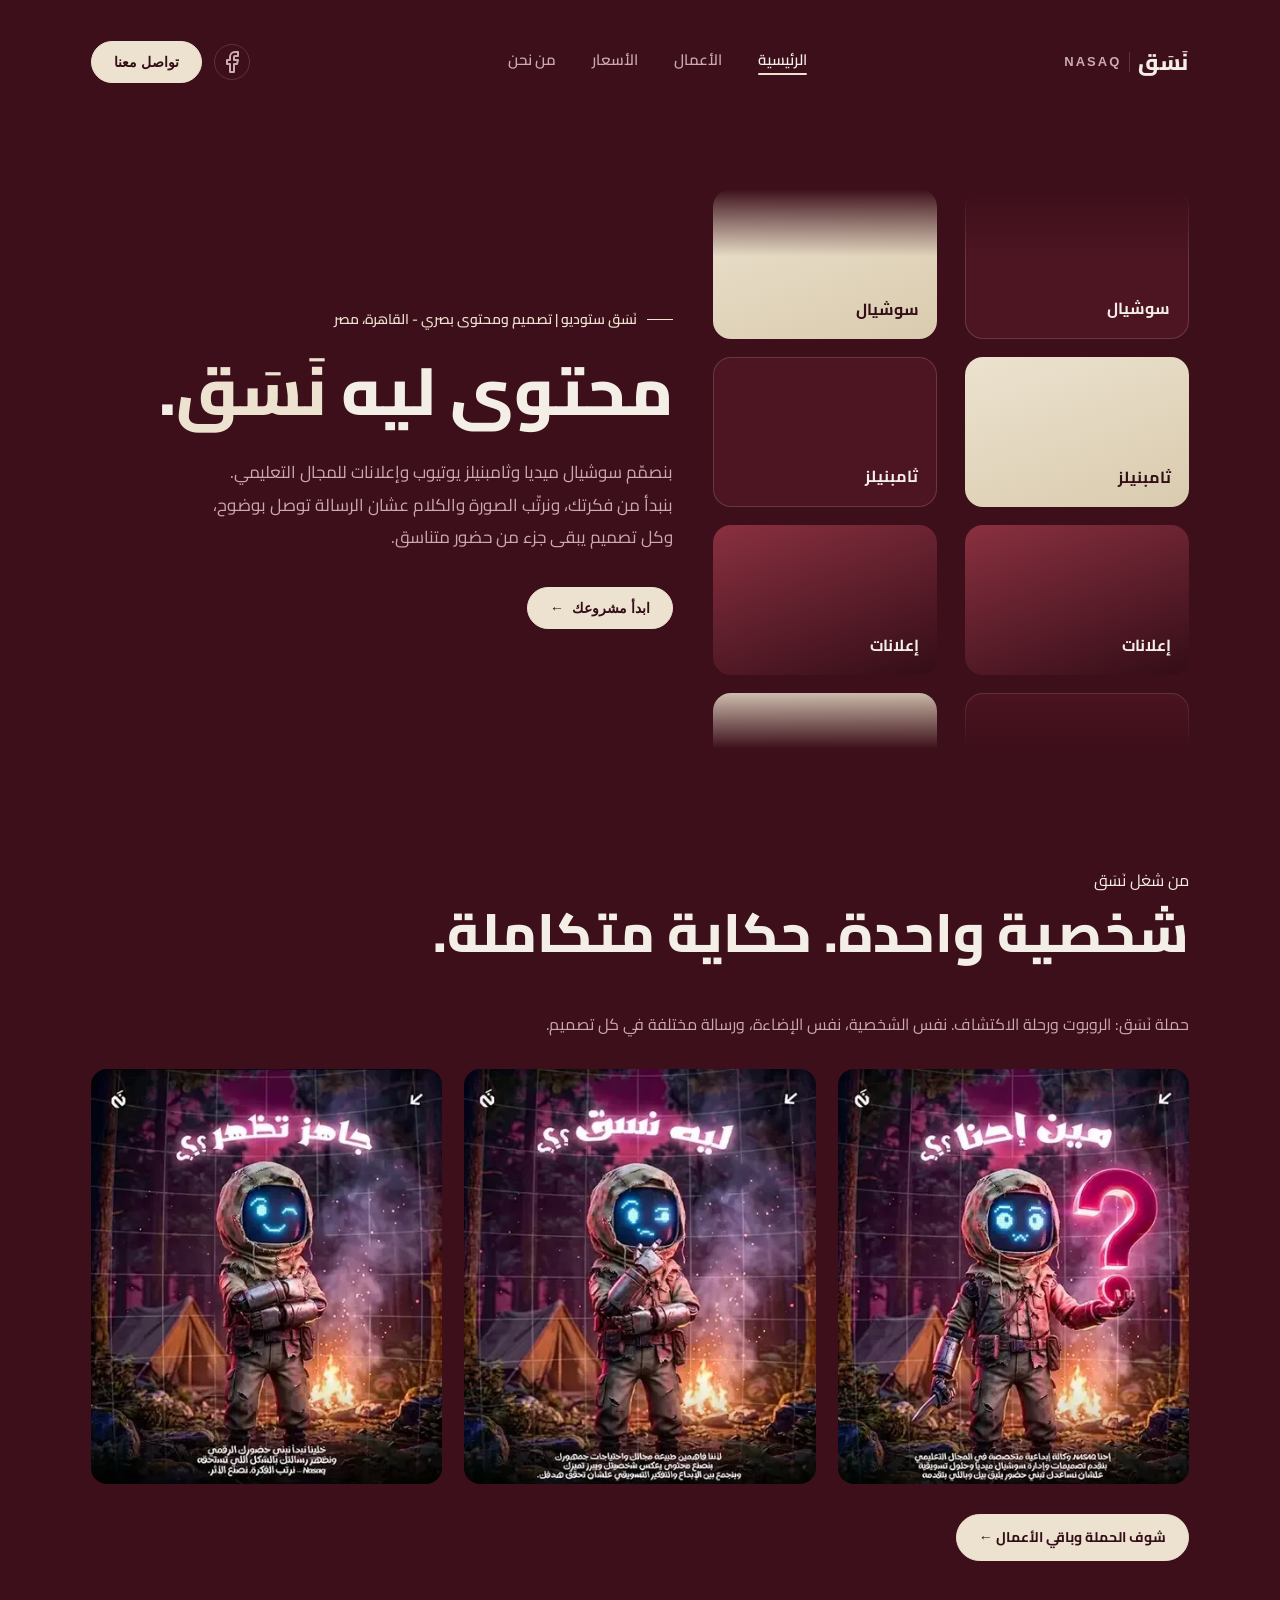
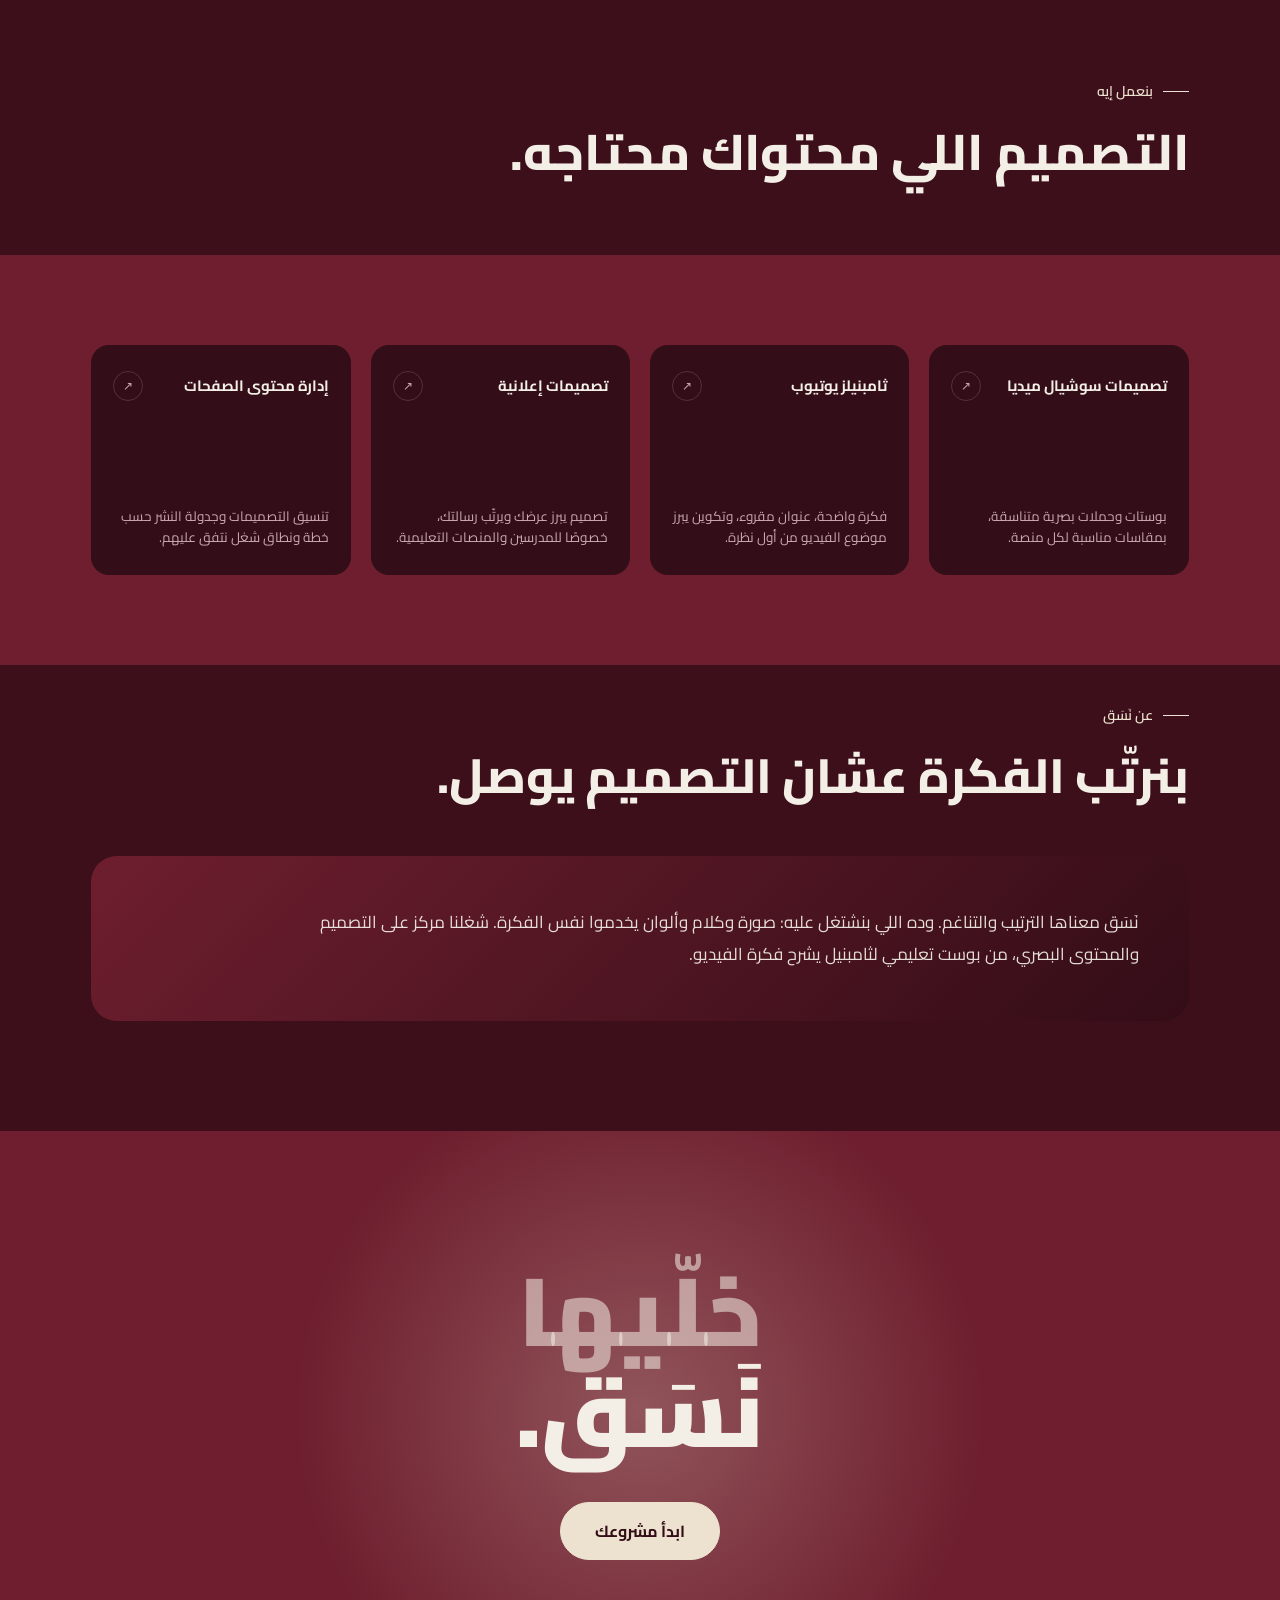
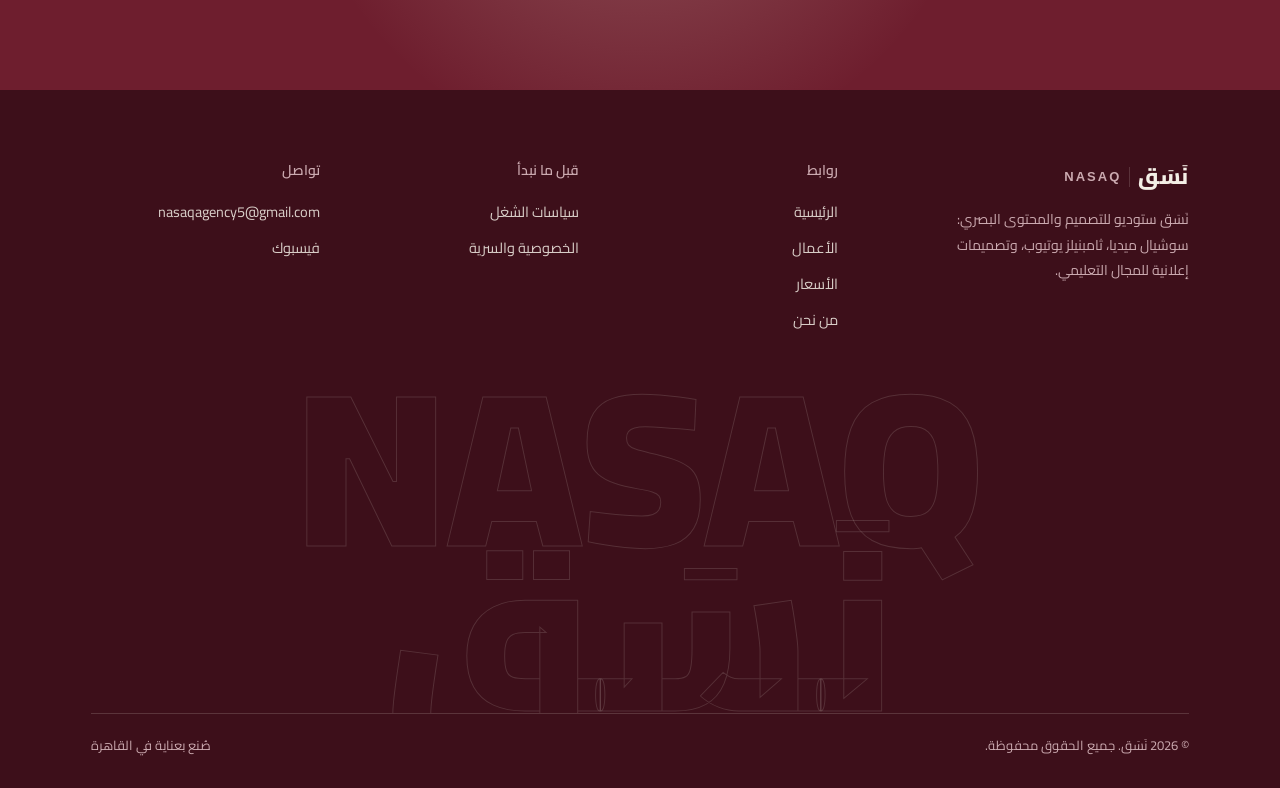
<file: index.html>
<!DOCTYPE html>

<html dir="rtl" lang="ar">
<head>
<meta charset="utf-8"/>
<meta content="width=device-width, initial-scale=1.0" name="viewport"/>
<title>نَسَق | NASAQ Studio - سوشيال ميديا وثامبنيلز</title>
<link href="https://fonts.googleapis.com" rel="preconnect"/>
<link crossorigin="" href="https://fonts.gstatic.com" rel="preconnect"/>
<link href="https://fonts.googleapis.com/css2?family=Cairo:wght@400;500;600;700;800;900&amp;family=IBM+Plex+Sans+Arabic:wght@300;400;500&amp;display=swap" rel="stylesheet"/>
<link href="assistant/css/style.css" rel="stylesheet"/>
<link href="assistant/css/responsive.css" rel="stylesheet"/>
<link href="assistant/img/favicon-48x48.png" rel="icon" type="image/png"/>
<style>*{box-sizing:border-box}html{scroll-behavior:smooth;scroll-padding-top:135px}body{overflow-x:hidden}a.btn{display:inline-flex;align-items:center;justify-content:center;text-decoration:none}.service-desc{margin-top:28px}.about-panel{grid-template-columns:1fr}.about-text{max-width:850px}.section-intro{max-width:760px;line-height:1.9;margin:20px 0 28px;color:var(--muted,#cdbbae)}.featured-grid{display:grid;grid-template-columns:repeat(3,minmax(0,1fr));gap:22px;margin:30px 0}.featured-grid img,.case-images img{width:100%;height:auto;display:block;border-radius:16px}.case-studies{padding-bottom:15px}.case-study{border-top:1px solid #ffffff26;padding:48px 0;scroll-margin-top:130px}.case-study h2{font-size:clamp(28px,4vw,48px);margin:12px 0 22px}.case-study p{line-height:1.95;max-width:1000px;color:var(--muted,#cdbbae);margin:12px 0}.case-study strong{color:var(--cream,#f4efe6)}.case-images{display:grid;gap:20px;margin-top:30px}.case-images.four{grid-template-columns:repeat(4,minmax(0,1fr))}.case-images.two{grid-template-columns:repeat(2,minmax(0,1fr))}.projects-grid .project-card{height:auto;aspect-ratio:auto;cursor:default;background:#40141f;display:flex;flex-direction:column}.projects-grid .project-media{position:relative;inset:auto;overflow:hidden}.projects-grid .project-media img{width:100%;height:auto;display:block;object-fit:contain}.projects-grid .project-overlay{position:relative;inset:auto;background:none;padding:18px;display:block}.project-name{transform:none!important}.project-card:hover .project-media{transform:none!important}.projects{padding-top:40px}.page-hero{padding-bottom:55px}.hero-copy p{line-height:1.9}.footer-col a{overflow-wrap:anywhere}.loading-wrapper{display:none!important}a:focus-visible,button:focus-visible,.project-card:focus-visible{outline:3px solid #d9b47d;outline-offset:5px}#policies,#privacy{scroll-margin-top:135px}
@media(max-width:900px){#siteHeader .wrap{display:flex;flex-wrap:wrap;gap:12px;padding:12px 0;min-height:76px}.main-links,nav.main-links{display:flex!important;order:3;width:100%;justify-content:center;gap:22px;font-size:13px}.nav-right{margin-inline-start:auto}.nav-right .icon-btn{display:none}.nav-right .btn{font-size:12px;padding:10px 16px}.hero{padding-top:190px}.hero-cards{opacity:.28}.hero-copy{position:relative;z-index:2}.hero-copy h1{font-size:clamp(46px,10vw,78px)}.case-images.four{grid-template-columns:repeat(2,minmax(0,1fr))}.featured-grid{gap:12px}.wrap{max-width:92%}.footer-grid{grid-template-columns:repeat(2,minmax(0,1fr));gap:28px}}
@media(max-width:600px){.featured-grid{grid-template-columns:1fr}.featured-grid img{max-width:390px;margin:auto}.case-images.two{grid-template-columns:1fr}.case-images.four{gap:10px}.case-study{padding:32px 0}.hero-copy p{font-size:15px}.hero-cards{display:none}.hero-copy{width:100%}.hero{min-height:auto;padding-bottom:60px}.main-links,nav.main-links{gap:18px}.footer-grid{grid-template-columns:1fr}.footer-bottom{gap:12px;flex-wrap:wrap}.services-grid{grid-template-columns:1fr}.builder-panel{grid-template-columns:1fr}.summary{min-width:0}.page-hero h1{font-size:36px}.about-panel{padding:26px}}
@media(prefers-reduced-motion:reduce){*,*::before,*::after{animation:none!important;transition:none!important;scroll-behavior:auto!important}.reveal,.reveal-stagger{opacity:1!important;transform:none!important}}
/* Content stays readable even when scripts are delayed or disabled. */
.reveal,.reveal-stagger>*,.reveal.in,.reveal-stagger.in>*{opacity:1!important;transform:none!important}
@media(max-width:900px){header,header.scrolled{padding:8px 0}#siteHeader .wrap{min-height:70px}.hero .wrap{grid-template-columns:1fr}.hero{padding-top:160px}.page-hero{padding-top:170px}}
</style><meta content="نَسَق ستوديو للتصميم والمحتوى البصري: سوشيال ميديا، ثامبنيلز يوتيوب، وتصميمات إعلانية للمجال التعليمي." name="description"/><link href="https://nasaq-agency-1.vercel.app/" rel="canonical"/></head>
<body>
<header id="siteHeader">
<div class="wrap">
<div class="logo">نَسَق <span class="en">NASAQ</span></div>
<nav class="main-links">
<a aria-current="page" class="active" href="index.html">الرئيسية</a>
<a href="works.html">الأعمال</a>
<a href="pricing.html">الأسعار</a>
<a href="about.html">من نحن</a>
</nav>
<div class="nav-right">
<a aria-label="Facebook" class="icon-btn" href="https://www.facebook.com/nasaqagency">
<svg fill="none" height="24" stroke="currentColor" stroke-linecap="round" stroke-linejoin="round" stroke-width="2" viewbox="0 0 24 24" width="24" xmlns="http://www.w3.org/2000/svg">
<path d="M18 2h-3a5 5 0 0 0-5 5v3H7v4h3v8h4v-8h3l1-4h-4V7a1 1 0 0 1 1-1h3z"></path>
</svg>
</a>
<button class="btn" onclick="document.getElementById('contactAnchor').scrollIntoView({behavior:'smooth'})">تواصل
          معنا</button>
</div>
</div>
</header>
<section class="hero" id="home">
<div class="wrap">
<div aria-hidden="true" class="hero-cards">
<div class="card-col a">
<div class="s-card dark">سوشيال</div>
<div class="s-card light">ثامبنيلز</div>
<div class="s-card burg">إعلانات</div>
<div class="s-card dark">تصميم</div>
<div class="s-card light">محتوى</div>
<div class="s-card dark">سوشيال</div>
<div class="s-card light">ثامبنيلز</div>
<div class="s-card burg">إعلانات</div>
<div class="s-card dark">تصميم</div>
<div class="s-card light">محتوى</div>
</div>
<div class="card-col b">
<div class="s-card light">سوشيال</div>
<div class="s-card dark">ثامبنيلز</div>
<div class="s-card burg">إعلانات</div>
<div class="s-card light">تصميم</div>
<div class="s-card dark">محتوى</div>
<div class="s-card light">سوشيال</div>
<div class="s-card dark">ثامبنيلز</div>
<div class="s-card burg">إعلانات</div>
<div class="s-card light">تصميم</div>
<div class="s-card dark">محتوى</div>
</div>
</div>
<div class="hero-copy">
<div class="eyebrow">نَسَق ستوديو | تصميم ومحتوى بصري - القاهرة، مصر</div>
<h1>محتوى ليه <span class="accent">نَسَق</span>.</h1>
<p>بنصمّم سوشيال ميديا وثامبنيلز يوتيوب وإعلانات للمجال التعليمي. بنبدأ من فكرتك، ونرتّب الصورة والكلام عشان الرسالة توصل بوضوح، وكل تصميم يبقى جزء من حضور متناسق.</p>
<button class="btn" onclick="document.getElementById('contactAnchor').scrollIntoView({behavior:'smooth'})">ابدأ
          مشروعك <span class="arrow">←</span></button>
</div>
</div>
</section>
<section class="projects reveal" id="projects"><div class="wrap"><div class="eyebrow">من شغل نَسَق</div><h2>شخصية واحدة. حكاية متكاملة.</h2><p class="section-intro">حملة نَسَق: الروبوت ورحلة الاكتشاف. نفس الشخصية، نفس الإضاءة، ورسالة مختلفة في كل تصميم.</p><div class="featured-grid"><img alt="حملة نَسَق: الروبوت بيسأل مين إحنا" height="540" src="[data-uri]" width="458"/><img alt="حملة نَسَق: ليه نَسَق" height="540" src="[data-uri]" width="458"/><img alt="حملة نَسَق: جاهز تظهر" height="540" src="[data-uri]" width="458"/></div><a class="btn" href="works.html#nasaq-campaign">شوف الحملة وباقي الأعمال ←</a></div></section><section class="statement reveal">
<div class="wrap">
<div class="eyebrow">بنعمل إيه</div>
<h2>التصميم اللي محتواك محتاجه.</h2>
</div>
</section>
<section class="services">
<div class="wrap">
<div class="services-grid reveal-stagger">
<div class="service-card">
<div class="service-top"><span class="name">تصميمات سوشيال ميديا</span><span class="arrow-circle">↗</span></div>
<div>
<div class="service-desc">بوستات وحملات بصرية متناسقة، بمقاسات مناسبة لكل منصة.</div>
</div>
</div>
<div class="service-card">
<div class="service-top"><span class="name">ثامبنيلز يوتيوب</span><span class="arrow-circle">↗</span></div>
<div>
<div class="service-desc">فكرة واضحة، عنوان مقروء، وتكوين يبرز موضوع الفيديو من أول نظرة.</div>
</div>
</div>
<div class="service-card">
<div class="service-top"><span class="name">تصميمات إعلانية</span><span class="arrow-circle">↗</span></div>
<div>
<div class="service-desc">تصميم يبرز عرضك ويرتّب رسالتك، خصوصًا للمدرسين والمنصات التعليمية.</div>
</div>
</div>
<div class="service-card">
<div class="service-top"><span class="name">إدارة محتوى الصفحات</span><span class="arrow-circle">↗</span></div>
<div>
<div class="service-desc">تنسيق التصميمات وجدولة النشر حسب خطة ونطاق شغل نتفق عليهم.</div>
</div>
</div>
</div>
</div>
</section>
<section class="about reveal" id="about">
<div class="wrap">
<div class="eyebrow">عن نَسَق</div>
<h2>بنرتّب الفكرة عشان التصميم يوصل.</h2>
<div class="about-panel">
<div class="about-text">
<p>نَسَق معناها الترتيب والتناغم. وده اللي بنشتغل عليه: صورة وكلام وألوان يخدموا نفس الفكرة. شغلنا مركز على التصميم والمحتوى البصري، من بوست تعليمي لثامبنيل يشرح فكرة الفيديو.</p>
</div>
</div>
</div>
</section>
<section class="cta-close" id="contactAnchor">
<div class="cta-glow"></div>
<div class="wrap">
<h2><span class="l1">خلّيها</span><span class="l2">نَسَق.</span></h2>
<a class="btn contact-link" href="https://wa.me/201227632985">ابدأ مشروعك</a>
</div>
</section>
<footer>
<div class="wrap">
<div class="footer-grid">
<div class="footer-brand">
<div class="logo">نَسَق <span class="en">NASAQ</span></div>
<p>نَسَق ستوديو للتصميم والمحتوى البصري: سوشيال ميديا، ثامبنيلز يوتيوب، وتصميمات إعلانية للمجال التعليمي.</p>
</div>
<div class="footer-col">
<h4>روابط</h4>
<ul>
<li><a href="index.html">الرئيسية</a></li>
<li><a href="works.html">الأعمال</a></li>
<li><a href="pricing.html">الأسعار</a></li>
<li><a href="about.html">من نحن</a></li>
</ul>
</div>
<div class="footer-col"><h4>قبل ما نبدأ</h4><ul><li><a href="pricing.html#policies">سياسات الشغل</a></li><li><a href="pricing.html#privacy">الخصوصية والسرية</a></li></ul></div>
<div class="footer-col">
<h4>تواصل</h4>
<ul>
<li><a href="mailto:nasaqagency5@gmail.com">nasaqagency5@gmail.com</a></li>
<li><a href="https://www.facebook.com/nasaqagency">فيسبوك</a></li>
</ul>
</div>
</div>
<div class="footer-watermark"><span>NASAQ نَسَق</span></div>
<div class="footer-bottom">
<span>© 2026 نَسَق. جميع الحقوق محفوظة.</span>
<span>صُنع بعناية في القاهرة</span>
</div>
</div>
</footer>
<script>const header=document.getElementById('siteHeader');
window.addEventListener('scroll',()=>header?.classList.toggle('scrolled',scrollY>40),{passive:true});
const observer=new IntersectionObserver(es=>es.forEach(e=>{if(e.isIntersecting){e.target.classList.add('in');observer.unobserve(e.target)}}),{threshold:0.04});
document.querySelectorAll('.reveal,.reveal-stagger').forEach(e=>observer.observe(e));
</script></body>
                                                                                                                                                                                                                                                                                                  </html>
</file>
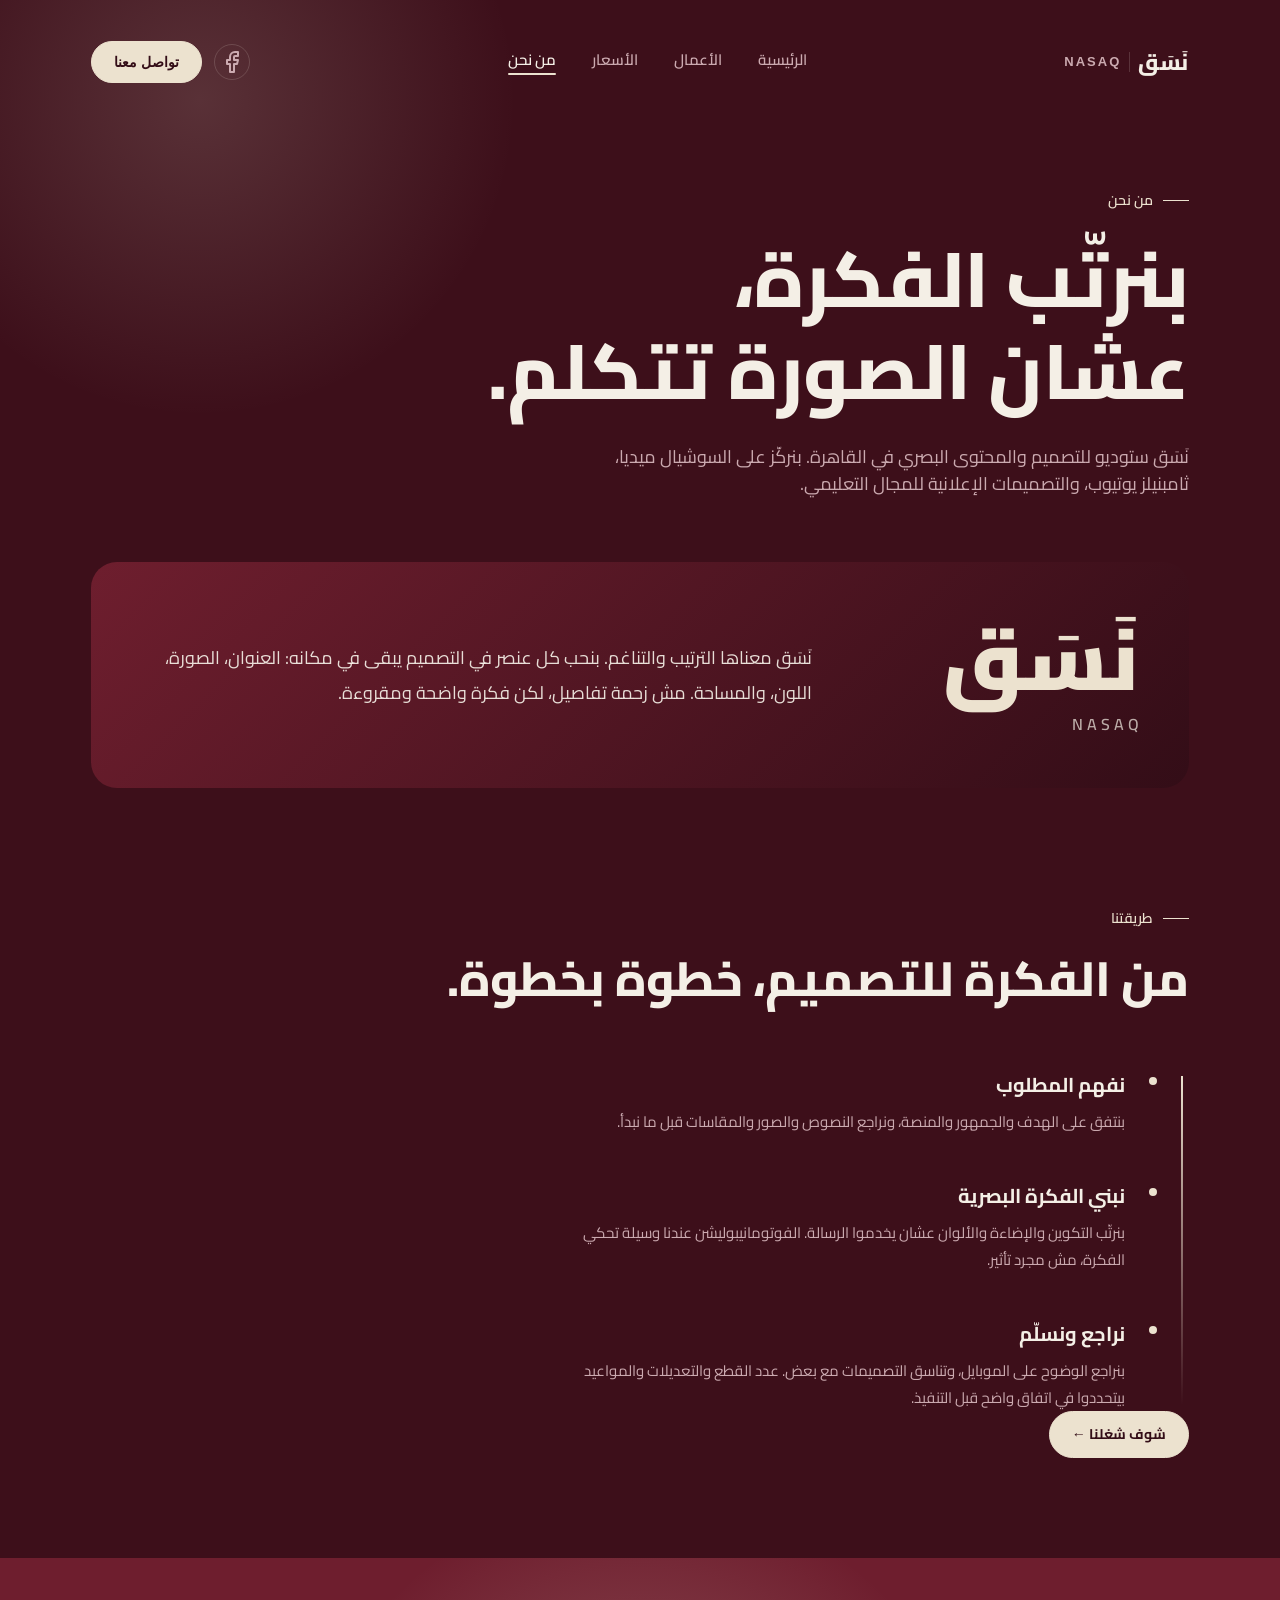
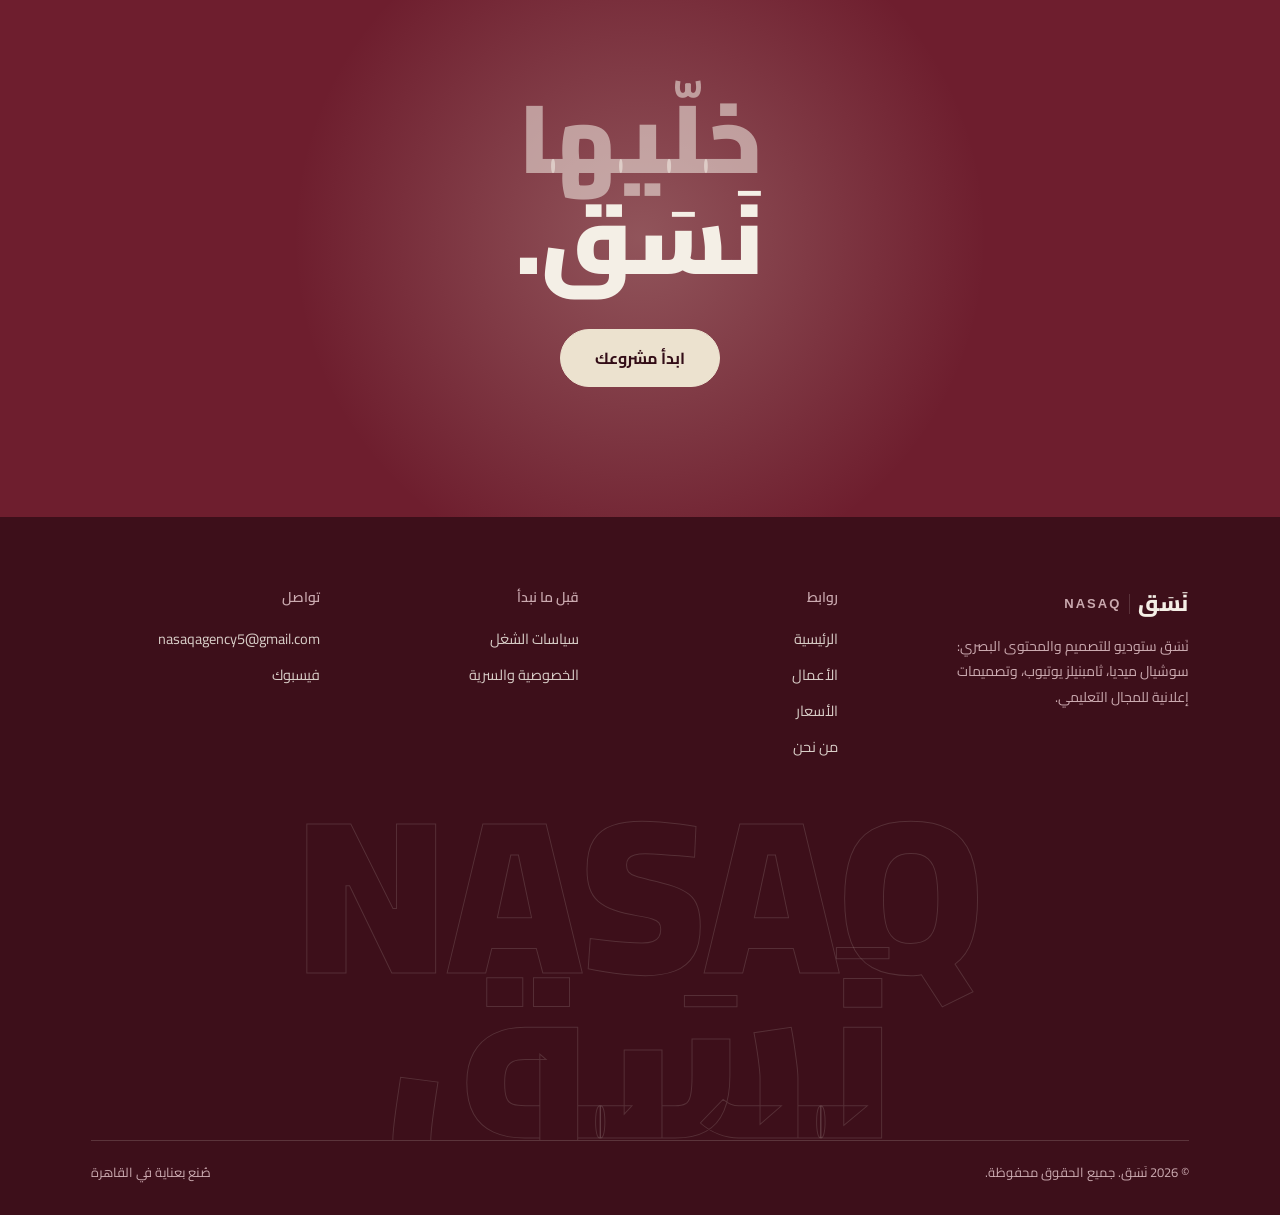
<file: about.html>
<!DOCTYPE html>

<html dir="rtl" lang="ar">
<head>
<meta charset="utf-8"/>
<meta content="width=device-width, initial-scale=1.0" name="viewport"/>
<title>عن نَسَق | NASAQ Studio</title>
<link href="https://fonts.googleapis.com" rel="preconnect"/>
<link crossorigin="" href="https://fonts.gstatic.com" rel="preconnect"/>
<link href="https://fonts.googleapis.com/css2?family=Cairo:wght@400;500;600;700;800;900&amp;family=IBM+Plex+Sans+Arabic:wght@300;400;500&amp;display=swap" rel="stylesheet"/>
<link href="assistant/css/about.css" rel="stylesheet"/>
<link href="assistant/css/responsive.css" rel="stylesheet"/>
<link href="assistant/img/favicon-48x48.png" rel="icon" type="image/png"/>
<style>*{box-sizing:border-box}html{scroll-behavior:smooth;scroll-padding-top:135px}body{overflow-x:hidden}a.btn{display:inline-flex;align-items:center;justify-content:center;text-decoration:none}.service-desc{margin-top:28px}.about-panel{grid-template-columns:1fr}.about-text{max-width:850px}.section-intro{max-width:760px;line-height:1.9;margin:20px 0 28px;color:var(--muted,#cdbbae)}.featured-grid{display:grid;grid-template-columns:repeat(3,minmax(0,1fr));gap:22px;margin:30px 0}.featured-grid img,.case-images img{width:100%;height:auto;display:block;border-radius:16px}.case-studies{padding-bottom:15px}.case-study{border-top:1px solid #ffffff26;padding:48px 0;scroll-margin-top:130px}.case-study h2{font-size:clamp(28px,4vw,48px);margin:12px 0 22px}.case-study p{line-height:1.95;max-width:1000px;color:var(--muted,#cdbbae);margin:12px 0}.case-study strong{color:var(--cream,#f4efe6)}.case-images{display:grid;gap:20px;margin-top:30px}.case-images.four{grid-template-columns:repeat(4,minmax(0,1fr))}.case-images.two{grid-template-columns:repeat(2,minmax(0,1fr))}.projects-grid .project-card{height:auto;aspect-ratio:auto;cursor:default;background:#40141f;display:flex;flex-direction:column}.projects-grid .project-media{position:relative;inset:auto;overflow:hidden}.projects-grid .project-media img{width:100%;height:auto;display:block;object-fit:contain}.projects-grid .project-overlay{position:relative;inset:auto;background:none;padding:18px;display:block}.project-name{transform:none!important}.project-card:hover .project-media{transform:none!important}.projects{padding-top:40px}.page-hero{padding-bottom:55px}.hero-copy p{line-height:1.9}.footer-col a{overflow-wrap:anywhere}.loading-wrapper{display:none!important}a:focus-visible,button:focus-visible,.project-card:focus-visible{outline:3px solid #d9b47d;outline-offset:5px}#policies,#privacy{scroll-margin-top:135px}
@media(max-width:900px){#siteHeader .wrap{display:flex;flex-wrap:wrap;gap:12px;padding:12px 0;min-height:76px}.main-links,nav.main-links{display:flex!important;order:3;width:100%;justify-content:center;gap:22px;font-size:13px}.nav-right{margin-inline-start:auto}.nav-right .icon-btn{display:none}.nav-right .btn{font-size:12px;padding:10px 16px}.hero{padding-top:190px}.hero-cards{opacity:.28}.hero-copy{position:relative;z-index:2}.hero-copy h1{font-size:clamp(46px,10vw,78px)}.case-images.four{grid-template-columns:repeat(2,minmax(0,1fr))}.featured-grid{gap:12px}.wrap{max-width:92%}.footer-grid{grid-template-columns:repeat(2,minmax(0,1fr));gap:28px}}
@media(max-width:600px){.featured-grid{grid-template-columns:1fr}.featured-grid img{max-width:390px;margin:auto}.case-images.two{grid-template-columns:1fr}.case-images.four{gap:10px}.case-study{padding:32px 0}.hero-copy p{font-size:15px}.hero-cards{display:none}.hero-copy{width:100%}.hero{min-height:auto;padding-bottom:60px}.main-links,nav.main-links{gap:18px}.footer-grid{grid-template-columns:1fr}.footer-bottom{gap:12px;flex-wrap:wrap}.services-grid{grid-template-columns:1fr}.builder-panel{grid-template-columns:1fr}.summary{min-width:0}.page-hero h1{font-size:36px}.about-panel{padding:26px}}
@media(prefers-reduced-motion:reduce){*,*::before,*::after{animation:none!important;transition:none!important;scroll-behavior:auto!important}.reveal,.reveal-stagger{opacity:1!important;transform:none!important}}
/* Content stays readable even when scripts are delayed or disabled. */
.reveal,.reveal-stagger>*,.reveal.in,.reveal-stagger.in>*{opacity:1!important;transform:none!important}
@media(max-width:900px){header,header.scrolled{padding:8px 0}#siteHeader .wrap{min-height:70px}.hero .wrap{grid-template-columns:1fr}.hero{padding-top:160px}.page-hero{padding-top:170px}}
</style><meta content="نَسَق ستوديو للتصميم والمحتوى البصري: سوشيال ميديا، ثامبنيلز يوتيوب، وتصميمات إعلانية للمجال التعليمي." name="description"/><link href="https://nasaq-agency-1.vercel.app/about.html" rel="canonical"/></head>
<body>
<header id="siteHeader">
<div class="wrap">
<div class="logo">نَسَق <span class="en">NASAQ</span></div>
<nav class="main-links">
<a href="index.html">الرئيسية</a>
<a href="works.html">الأعمال</a>
<a href="pricing.html">الأسعار</a>
<a aria-current="page" class="active" href="about.html">من نحن</a>
</nav>
<div class="nav-right">
<a aria-label="Facebook" class="icon-btn" href="https://www.facebook.com/nasaqagency">
<svg fill="none" height="24" stroke="currentColor" stroke-linecap="round" stroke-linejoin="round" stroke-width="2" viewbox="0 0 24 24" width="24" xmlns="http://www.w3.org/2000/svg">
<path d="M18 2h-3a5 5 0 0 0-5 5v3H7v4h3v8h4v-8h3l1-4h-4V7a1 1 0 0 1 1-1h3z"></path>
</svg>
</a>
<button class="btn" onclick="document.getElementById('contactAnchor').scrollIntoView({behavior:'smooth'})">تواصل
          معنا</button>
</div>
</div>
</header>
<section class="page-hero">
<div class="glow"></div>
<div class="wrap">
<div class="eyebrow">من نحن</div>
<h1>بنرتّب الفكرة،<br/>عشان الصورة تتكلم.</h1>
<p>نَسَق ستوديو للتصميم والمحتوى البصري في القاهرة. بنركّز على السوشيال ميديا، ثامبنيلز يوتيوب، والتصميمات الإعلانية للمجال التعليمي.</p>
</div>
</section>
<section class="meaning reveal">
<div class="wrap">
<div class="meaning-panel">
<div class="meaning-word">نَسَق
          <small>N A S A Q</small>
</div>
<div class="meaning-text">
<p>نَسَق معناها الترتيب والتناغم. بنحب كل عنصر في التصميم يبقى في مكانه: العنوان، الصورة، اللون، والمساحة. مش زحمة تفاصيل، لكن فكرة واضحة ومقروءة.</p>
</div>
</div>
</div>
</section>
<section class="story reveal"><div class="wrap"><div class="eyebrow">طريقتنا</div><h2>من الفكرة للتصميم، خطوة بخطوة.</h2><div class="timeline"><div class="t-item"><div class="t-title">نفهم المطلوب</div><div class="t-desc">بنتفق على الهدف والجمهور والمنصة، ونراجع النصوص والصور والمقاسات قبل ما نبدأ.</div></div><div class="t-item"><div class="t-title">نبني الفكرة البصرية</div><div class="t-desc">بنرتّب التكوين والإضاءة والألوان عشان يخدموا الرسالة. الفوتومانيبوليشن عندنا وسيلة تحكي الفكرة، مش مجرد تأثير.</div></div><div class="t-item"><div class="t-title">نراجع ونسلّم</div><div class="t-desc">بنراجع الوضوح على الموبايل، وتناسق التصميمات مع بعض. عدد القطع والتعديلات والمواعيد بيتحددوا في اتفاق واضح قبل التنفيذ.</div></div></div><a class="btn" href="works.html">شوف شغلنا ←</a></div></section>
<section class="cta-close" id="contactAnchor">
<div class="cta-glow"></div>
<div class="wrap">
<h2><span class="l1">خلّيها</span><span class="l2">نَسَق.</span></h2>
<a class="btn contact-link" href="https://wa.me/201227632985">ابدأ مشروعك</a>
</div>
</section>
<footer>
<div class="wrap">
<div class="footer-grid">
<div class="footer-brand">
<div class="logo">نَسَق <span class="en">NASAQ</span></div>
<p>نَسَق ستوديو للتصميم والمحتوى البصري: سوشيال ميديا، ثامبنيلز يوتيوب، وتصميمات إعلانية للمجال التعليمي.</p>
</div>
<div class="footer-col">
<h4>روابط</h4>
<ul>
<li><a href="index.html">الرئيسية</a></li>
<li><a href="works.html">الأعمال</a></li>
<li><a href="pricing.html">الأسعار</a></li>
<li><a href="about.html">من نحن</a></li>
</ul>
</div>
<div class="footer-col"><h4>قبل ما نبدأ</h4><ul><li><a href="pricing.html#policies">سياسات الشغل</a></li><li><a href="pricing.html#privacy">الخصوصية والسرية</a></li></ul></div>
<div class="footer-col">
<h4>تواصل</h4>
<ul>
<li><a href="mailto:nasaqagency5@gmail.com">nasaqagency5@gmail.com</a></li>
<li><a href="https://www.facebook.com/nasaqagency">فيسبوك</a></li>
</ul>
</div>
</div>
<div class="footer-watermark"><span>NASAQ نَسَق</span></div>
<div class="footer-bottom">
<span>© 2026 نَسَق. جميع الحقوق محفوظة.</span>
<span>صُنع بعناية في القاهرة</span>
</div>
</div>
</footer>
<script>const header=document.getElementById('siteHeader');
window.addEventListener('scroll',()=>header?.classList.toggle('scrolled',scrollY>40),{passive:true});
const observer=new IntersectionObserver(es=>es.forEach(e=>{if(e.isIntersecting){e.target.classList.add('in');observer.unobserve(e.target)}}),{threshold:0.04});
document.querySelectorAll('.reveal,.reveal-stagger').forEach(e=>observer.observe(e));
</script></body>
</html>
</file>
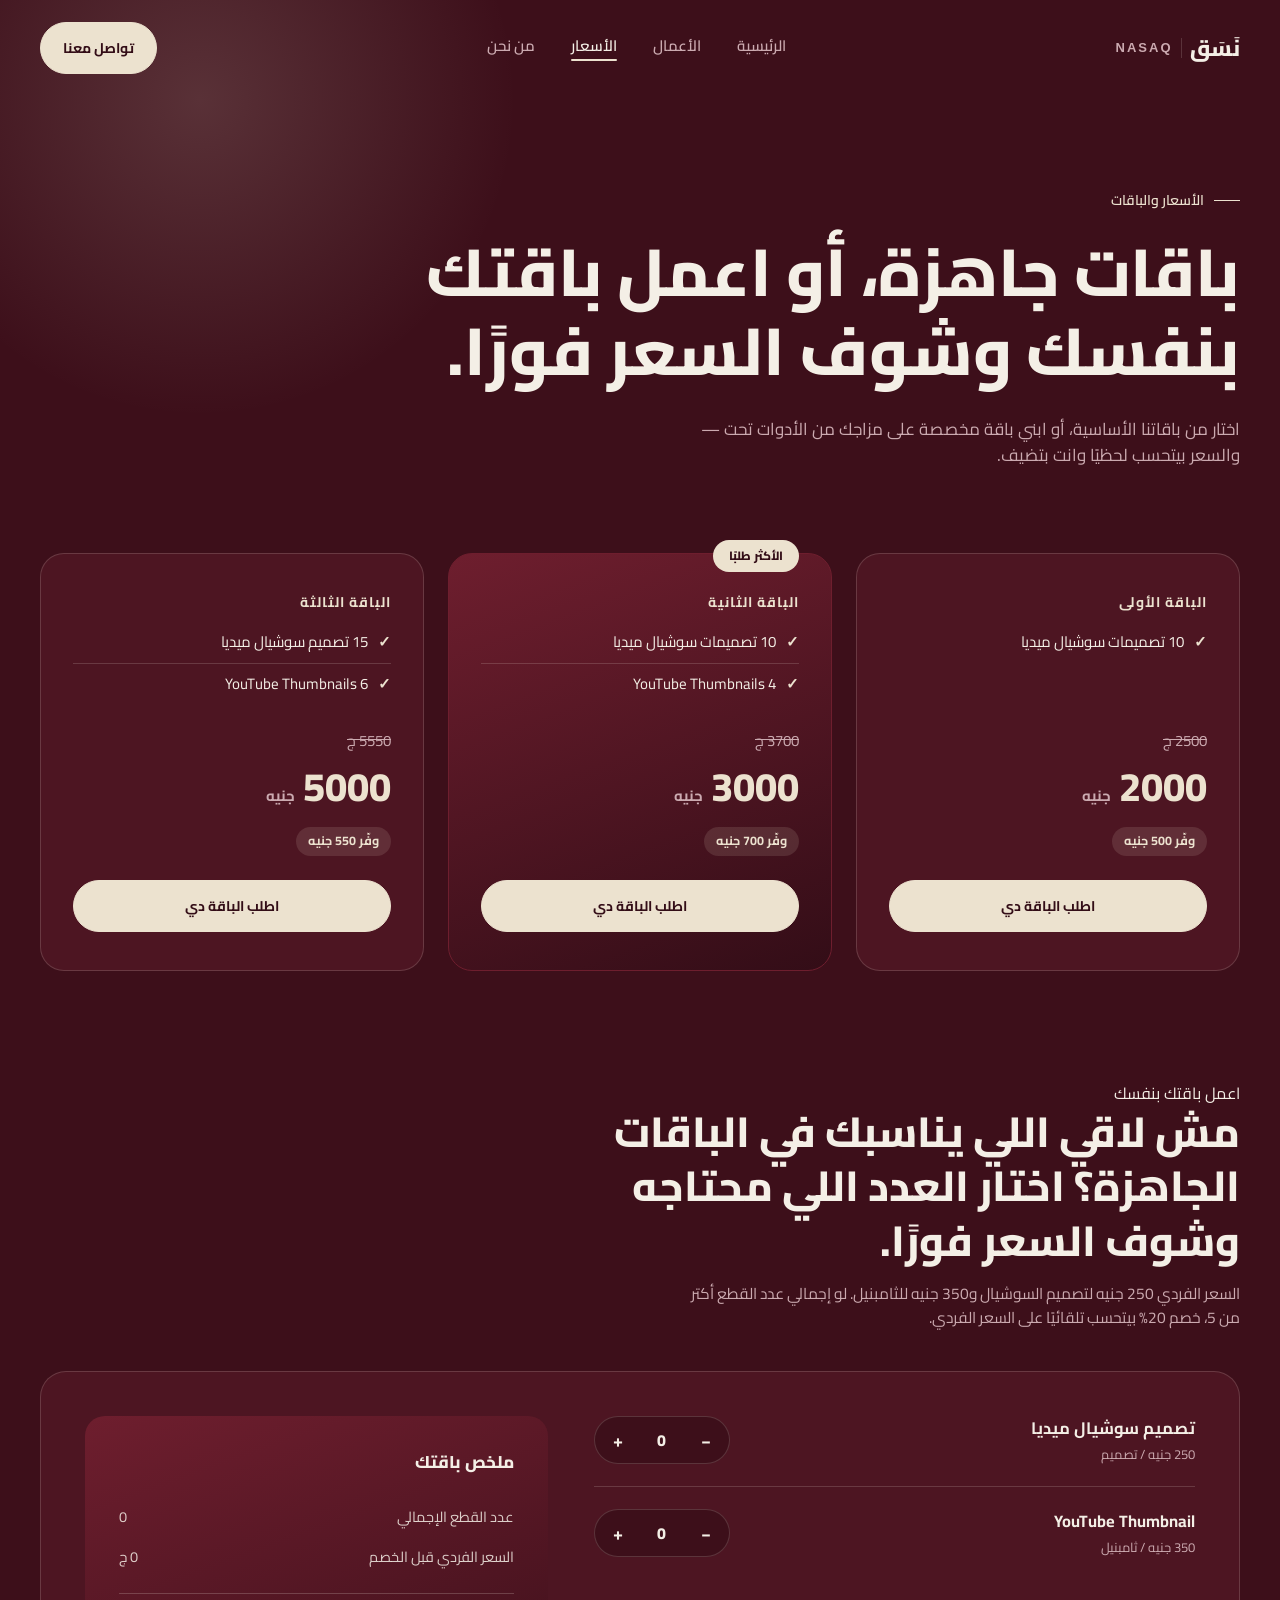
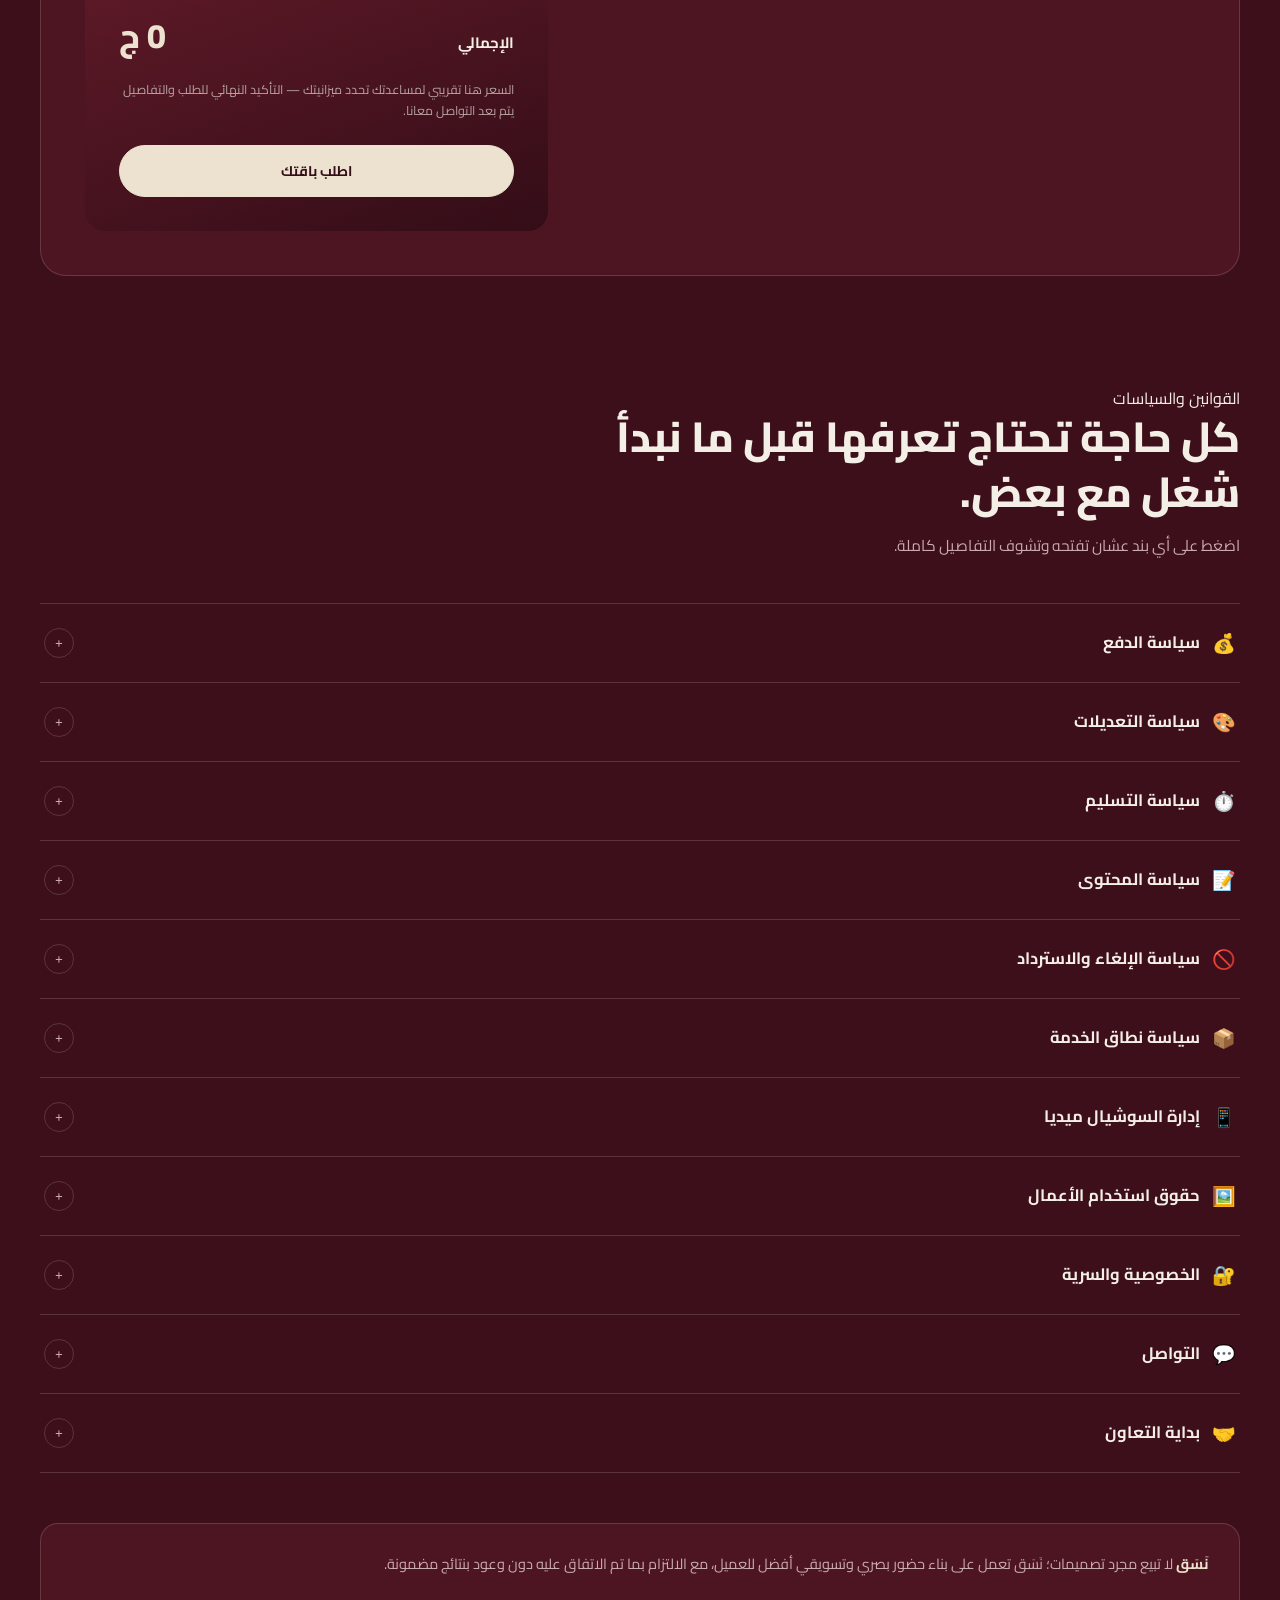
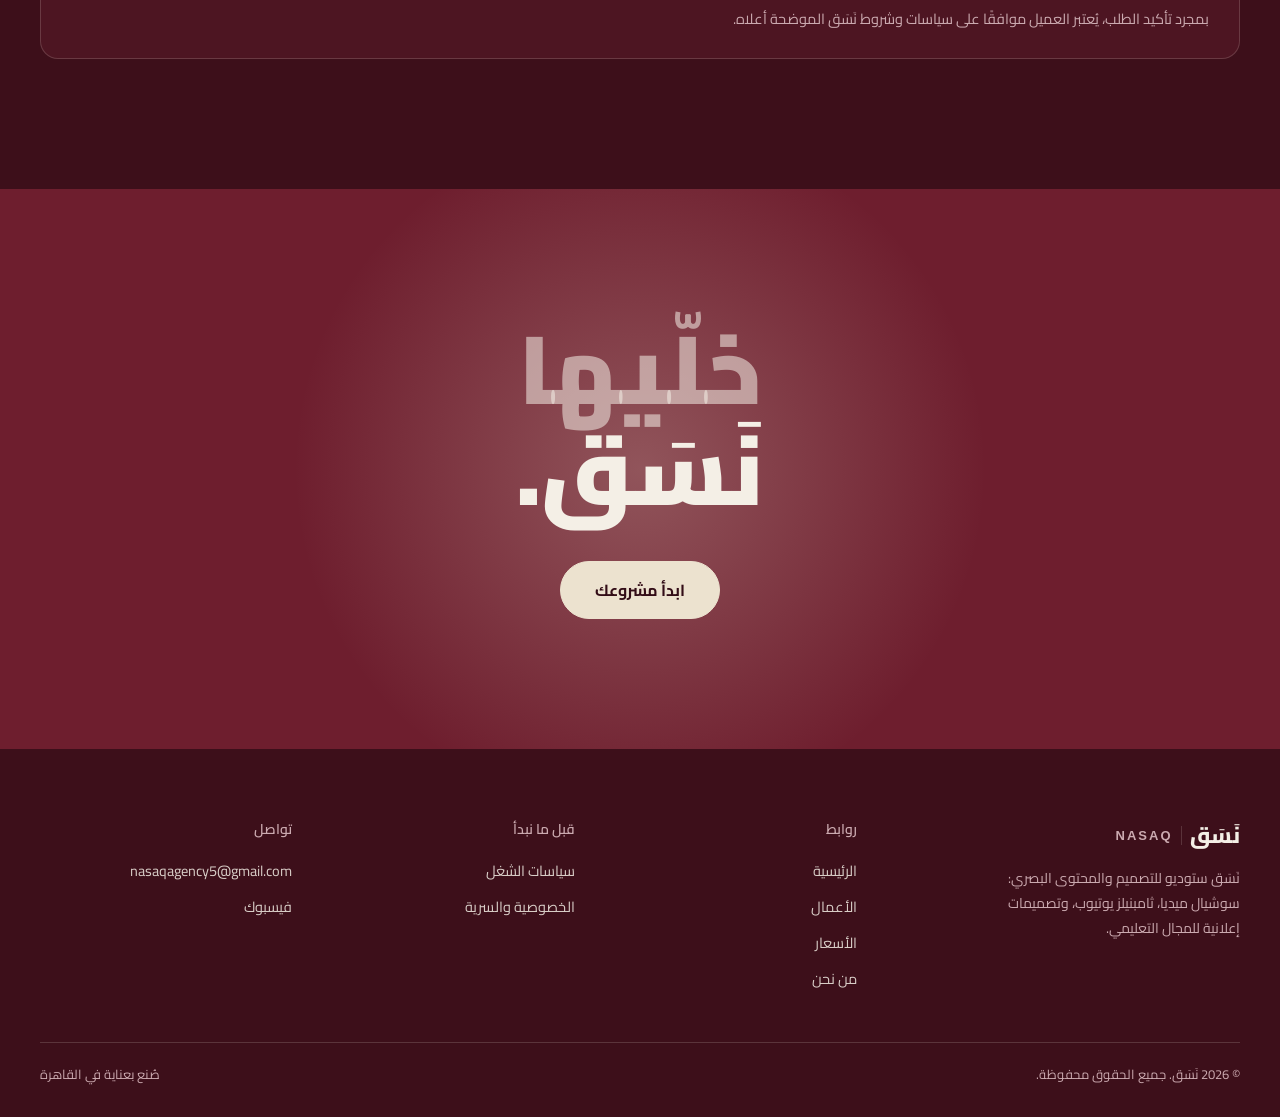
<file: pricing.html>
<!DOCTYPE html>

<html dir="rtl" lang="ar">
<head>
<meta charset="utf-8"/>
<meta content="width=device-width, initial-scale=1.0" name="viewport"/>
<title>الأسعار والباقات | نَسَق - NASAQ Studio</title>
<link href="https://fonts.googleapis.com" rel="preconnect"/>
<link crossorigin="" href="https://fonts.gstatic.com" rel="preconnect"/>
<link href="https://fonts.googleapis.com/css2?family=Cairo:wght@400;500;600;700;800;900&amp;family=IBM+Plex+Sans+Arabic:wght@300;400;500&amp;display=swap" rel="stylesheet"/>
<link href="assistant/css/pricing.css" rel="stylesheet"/>
<style>*{box-sizing:border-box}html{scroll-behavior:smooth;scroll-padding-top:135px}body{overflow-x:hidden}a.btn{display:inline-flex;align-items:center;justify-content:center;text-decoration:none}.service-desc{margin-top:28px}.about-panel{grid-template-columns:1fr}.about-text{max-width:850px}.section-intro{max-width:760px;line-height:1.9;margin:20px 0 28px;color:var(--muted,#cdbbae)}.featured-grid{display:grid;grid-template-columns:repeat(3,minmax(0,1fr));gap:22px;margin:30px 0}.featured-grid img,.case-images img{width:100%;height:auto;display:block;border-radius:16px}.case-studies{padding-bottom:15px}.case-study{border-top:1px solid #ffffff26;padding:48px 0;scroll-margin-top:130px}.case-study h2{font-size:clamp(28px,4vw,48px);margin:12px 0 22px}.case-study p{line-height:1.95;max-width:1000px;color:var(--muted,#cdbbae);margin:12px 0}.case-study strong{color:var(--cream,#f4efe6)}.case-images{display:grid;gap:20px;margin-top:30px}.case-images.four{grid-template-columns:repeat(4,minmax(0,1fr))}.case-images.two{grid-template-columns:repeat(2,minmax(0,1fr))}.projects-grid .project-card{height:auto;aspect-ratio:auto;cursor:default;background:#40141f;display:flex;flex-direction:column}.projects-grid .project-media{position:relative;inset:auto;overflow:hidden}.projects-grid .project-media img{width:100%;height:auto;display:block;object-fit:contain}.projects-grid .project-overlay{position:relative;inset:auto;background:none;padding:18px;display:block}.project-name{transform:none!important}.project-card:hover .project-media{transform:none!important}.projects{padding-top:40px}.page-hero{padding-bottom:55px}.hero-copy p{line-height:1.9}.footer-col a{overflow-wrap:anywhere}.loading-wrapper{display:none!important}a:focus-visible,button:focus-visible,.project-card:focus-visible{outline:3px solid #d9b47d;outline-offset:5px}#policies,#privacy{scroll-margin-top:135px}
@media(max-width:900px){#siteHeader .wrap{display:flex;flex-wrap:wrap;gap:12px;padding:12px 0;min-height:76px}.main-links,nav.main-links{display:flex!important;order:3;width:100%;justify-content:center;gap:22px;font-size:13px}.nav-right{margin-inline-start:auto}.nav-right .icon-btn{display:none}.nav-right .btn{font-size:12px;padding:10px 16px}.hero{padding-top:190px}.hero-cards{opacity:.28}.hero-copy{position:relative;z-index:2}.hero-copy h1{font-size:clamp(46px,10vw,78px)}.case-images.four{grid-template-columns:repeat(2,minmax(0,1fr))}.featured-grid{gap:12px}.wrap{max-width:92%}.footer-grid{grid-template-columns:repeat(2,minmax(0,1fr));gap:28px}}
@media(max-width:600px){.featured-grid{grid-template-columns:1fr}.featured-grid img{max-width:390px;margin:auto}.case-images.two{grid-template-columns:1fr}.case-images.four{gap:10px}.case-study{padding:32px 0}.hero-copy p{font-size:15px}.hero-cards{display:none}.hero-copy{width:100%}.hero{min-height:auto;padding-bottom:60px}.main-links,nav.main-links{gap:18px}.footer-grid{grid-template-columns:1fr}.footer-bottom{gap:12px;flex-wrap:wrap}.services-grid{grid-template-columns:1fr}.builder-panel{grid-template-columns:1fr}.summary{min-width:0}.page-hero h1{font-size:36px}.about-panel{padding:26px}}
@media(prefers-reduced-motion:reduce){*,*::before,*::after{animation:none!important;transition:none!important;scroll-behavior:auto!important}.reveal,.reveal-stagger{opacity:1!important;transform:none!important}}
/* Content stays readable even when scripts are delayed or disabled. */
.reveal,.reveal-stagger>*,.reveal.in,.reveal-stagger.in>*{opacity:1!important;transform:none!important}
@media(max-width:900px){header,header.scrolled{padding:8px 0}#siteHeader .wrap{min-height:70px}.hero .wrap{grid-template-columns:1fr}.hero{padding-top:160px}.page-hero{padding-top:170px}}
</style><meta content="نَسَق ستوديو للتصميم والمحتوى البصري: سوشيال ميديا، ثامبنيلز يوتيوب، وتصميمات إعلانية للمجال التعليمي." name="description"/><link href="https://nasaq-agency-1.vercel.app/pricing.html" rel="canonical"/></head>
<body>
<header id="siteHeader">
<div class="wrap">
<div class="logo">نَسَق <span class="en">NASAQ</span></div>
<nav class="main-links">
<a href="index.html">الرئيسية</a>
<a href="works.html">الأعمال</a>
<a aria-current="page" class="active" href="pricing.html">الأسعار</a>
<a href="about.html">من نحن</a>
</nav>
<div class="nav-right">
<button class="btn" onclick="document.getElementById('contactAnchor').scrollIntoView({behavior:'smooth'})">تواصل
          معنا</button>
</div>
</div>
</header>
<section class="page-hero">
<div class="glow"></div>
<div class="wrap">
<div class="eyebrow">الأسعار والباقات</div>
<h1>باقات جاهزة، أو اعمل باقتك بنفسك وشوف السعر فورًا.</h1>
<p>اختار من باقاتنا الأساسية، أو ابني باقة مخصصة على مزاجك من الأدوات تحت — والسعر بيتحسب لحظيًا وانت بتضيف.</p>
</div>
</section>
<section class="packages reveal">
<div class="wrap">
<div class="packages-grid">
<div class="pkg-card">
<div class="pkg-name">الباقة الأولى</div>
<ul class="pkg-items">
<li>10 تصميمات سوشيال ميديا</li>
</ul>
<div class="pkg-price">
<div class="old">2500 ج</div>
<div class="now"><span class="amount">2000</span><span class="currency">جنيه</span></div>
<span class="pkg-save">وفّر 500 جنيه</span>
</div>
<button class="btn" data-pkg-items="10 تصميمات سوشيال ميديا" data-pkg-name="الباقة الأولى" data-pkg-old="2500 جنيه" data-pkg-price="2000 جنيه" data-pkg-save="500 جنيه">
            اطلب الباقة دي
          </button>
</div>
<div class="pkg-card featured">
<div class="pkg-badge">الأكثر طلبًا</div>
<div class="pkg-name">الباقة الثانية</div>
<ul class="pkg-items">
<li>10 تصميمات سوشيال ميديا</li>
<li>4 YouTube Thumbnails</li>
</ul>
<div class="pkg-price">
<div class="old">3700 ج</div>
<div class="now"><span class="amount">3000</span><span class="currency">جنيه</span></div>
<span class="pkg-save">وفّر 700 جنيه</span>
</div>
<button class="btn" data-pkg-items="10 تصميمات سوشيال ميديا + 4 YouTube Thumbnails" data-pkg-name="الباقة الثانية (الأكثر طلبًا)" data-pkg-old="3700 جنيه" data-pkg-price="3000 جنيه" data-pkg-save="700 جنيه">
            اطلب الباقة دي
          </button>
</div>
<div class="pkg-card">
<div class="pkg-name">الباقة الثالثة</div>
<ul class="pkg-items">
<li>15 تصميم سوشيال ميديا</li>
<li>6 YouTube Thumbnails</li>
</ul>
<div class="pkg-price">
<div class="old">5550 ج</div>
<div class="now"><span class="amount">5000</span><span class="currency">جنيه</span></div>
<span class="pkg-save">وفّر 550 جنيه</span>
</div>
<button class="btn" data-pkg-items="15 تصميم سوشيال ميديا + 6 YouTube Thumbnails" data-pkg-name="الباقة الثالثة" data-pkg-old="5550 جنيه" data-pkg-price="5000 جنيه" data-pkg-save="550 جنيه">
            اطلب الباقة دي
          </button>
</div>
</div>
</div>
</section>
<section class="builder reveal">
<div class="wrap">
<div class="builder-head">
<div class="eyebrow">اعمل باقتك بنفسك</div>
<h2>مش لاقي اللي يناسبك في الباقات الجاهزة؟ اختار العدد اللي محتاجه وشوف السعر فورًا.</h2>
<p>السعر الفردي 250 جنيه لتصميم السوشيال و350 جنيه للثامبنيل. لو إجمالي عدد القطع أكتر من 5، خصم 20% بيتحسب تلقائيًا على السعر الفردي.</p>
</div>
<div class="builder-panel">
<div class="builder-items">
<div class="item-row">
<div class="item-info">
<div class="item-name">تصميم سوشيال ميديا</div>
<div class="item-price">250 جنيه / تصميم</div>
</div>
<div class="qty-control">
<button class="qty-btn" data-action="dec" data-item="design">−</button>
<span class="qty-val" id="qty-design">0</span>
<button class="qty-btn" data-action="inc" data-item="design">+</button>
</div>
</div>
<div class="item-row">
<div class="item-info">
<div class="item-name">YouTube Thumbnail</div>
<div class="item-price">350 جنيه / ثامبنيل</div>
</div>
<div class="qty-control">
<button class="qty-btn" data-action="dec" data-item="thumb">−</button>
<span class="qty-val" id="qty-thumb">0</span>
<button class="qty-btn" data-action="inc" data-item="thumb">+</button>
</div>
</div>
</div>
<div class="summary">
<h3>ملخص باقتك</h3>
<div class="summary-row"><span>عدد القطع الإجمالي</span><span id="sum-count">0</span></div>
<div class="summary-row"><span>السعر الفردي قبل الخصم</span><span id="sum-base">0 ج</span></div>
<div class="summary-row discount" id="sum-discount-row" style="display:none;">
<span>خصم 20% (أكتر من 5 قطع)</span><span id="sum-discount">-0 ج</span>
</div>
<div class="summary-divider"></div>
<div class="summary-total">
<span class="lbl">الإجمالي</span>
<span class="val"><span id="sum-total">0</span> ج</span>
</div>
<p class="summary-note">السعر هنا تقريبي لمساعدتك تحدد ميزانيتك — التأكيد النهائي للطلب والتفاصيل يتم بعد
            التواصل معانا.</p>
<button class="btn" id="orderCustomBtn">اطلب باقتك</button>
</div>
</div>
</div>
</section>
<section class="policies reveal" id="policies">
<div class="wrap">
<div class="policies-head">
<div class="eyebrow">القوانين والسياسات</div>
<h2>كل حاجة تحتاج تعرفها قبل ما نبدأ شغل مع بعض.</h2>
<p>اضغط على أي بند عشان تفتحه وتشوف التفاصيل كاملة.</p>
</div>
<div class="accordion" id="policyAccordion">
<div class="acc-item">
<div class="acc-head">
<div class="acc-title"><span class="acc-emoji">💰</span> سياسة الدفع</div>
<div class="acc-icon">+</div>
</div>
<div class="acc-body">
<ul>
<li>يتم دفع قيمة الخدمة كاملة مقدمًا قبل بدء العمل.</li>
<li>يبدأ تنفيذ الطلب بعد تأكيد الدفع واستلام كل التفاصيل المطلوبة.</li>
<li>في حالة الباقات الشهرية، يتم تجديد الباقة قبل بداية الشهر الجديد.</li>
<li>الأسعار الموضحة تشمل الخدمات المحددة داخل الباقة فقط.</li>
</ul>
</div>
</div>
<div class="acc-item">
<div class="acc-head">
<div class="acc-title"><span class="acc-emoji">🎨</span> سياسة التعديلات</div>
<div class="acc-icon">+</div>
</div>
<div class="acc-body">
<ul>
<li>يحق للعميل طلب تعديلين على التصميم الواحد.</li>
<li>التعديل المقصود هو تغيير النص، الصورة، الألوان أو ترتيب العناصر، وليس تغيير فكرة التصميم بالكامل.</li>
<li>في حالة طلب فكرة أو تصميم جديد بالكامل بعد اعتماد الفكرة الأولى، يُحسب كطلب جديد.</li>
<li>التعديلات الإضافية يمكن تنفيذها مقابل تكلفة إضافية يتم الاتفاق عليها مسبقًا.</li>
</ul>
</div>
</div>
<div class="acc-item">
<div class="acc-head">
<div class="acc-title"><span class="acc-emoji">⏱️</span> سياسة التسليم</div>
<div class="acc-icon">+</div>
</div>
<div class="acc-body">
<ul>
<li>يتم تحديد موعد التسليم حسب نوع الخدمة وحجم الطلب.</li>
<li>التصميمات الفردية يتم تسليمها عادة خلال 1–2 يوم عمل من استلام الدفع وجميع تفاصيل الطلب.</li>
<li>التأخير الناتج عن عدم إرسال المحتوى أو الصور أو المعلومات المطلوبة من العميل لا يُحتسب ضمن مدة
                التنفيذ.</li>
<li>الطلبات العاجلة تخضع لإمكانية التنفيذ وقد يكون لها تكلفة إضافية.</li>
</ul>
</div>
</div>
<div class="acc-item">
<div class="acc-head">
<div class="acc-title"><span class="acc-emoji">📝</span> سياسة المحتوى</div>
<div class="acc-icon">+</div>
</div>
<div class="acc-body">
<ul>
<li>العميل مسؤول عن إرسال المعلومات والنصوص والصور المطلوبة للعمل.</li>
<li>العميل مسؤول عن صحة المعلومات العلمية والتعليمية الموجودة في المحتوى.</li>
<li>بعد اعتماد التصميم، أي تغيير جوهري في المحتوى قد يُعامل كتعديل إضافي.</li>
</ul>
</div>
</div>
<div class="acc-item">
<div class="acc-head">
<div class="acc-title"><span class="acc-emoji">🚫</span> سياسة الإلغاء والاسترداد</div>
<div class="acc-icon">+</div>
</div>
<div class="acc-body">
<ul>
<li>لا يمكن استرداد قيمة الطلب بعد بدء التنفيذ الفعلي.</li>
<li>في حالة إلغاء الطلب قبل بدء العمل، يتم النظر في إمكانية استرداد المبلغ حسب حالة الطلب.</li>
<li>في حالة توقف العميل عن إرسال المعلومات المطلوبة لفترة طويلة، يحق لنَسَق تعليق المشروع لحين استكمال
                البيانات.</li>
</ul>
</div>
</div>
<div class="acc-item">
<div class="acc-head">
<div class="acc-title"><span class="acc-emoji">📦</span> سياسة نطاق الخدمة</div>
<div class="acc-icon">+</div>
</div>
<div class="acc-body">
<ul>
<li>كل باقة تشمل الخدمات الموضحة فيها فقط.</li>
<li>أي خدمة غير موجودة في الباقة يتم تسعيرها بشكل منفصل.</li>
<li>لا يتم إضافة خدمات مجانية خارج نطاق الاتفاق إلا بموافقة نَسَق.</li>
</ul>
</div>
</div>
<div class="acc-item">
<div class="acc-head">
<div class="acc-title"><span class="acc-emoji">📱</span> إدارة السوشيال ميديا</div>
<div class="acc-icon">+</div>
</div>
<div class="acc-body">
<p class="note">في حالة التعاقد على إدارة صفحات السوشيال ميديا:</p>
<ul>
<li>يتم الاتفاق مسبقًا على عدد التصميمات والمنشورات والخدمات المشمولة.</li>
<li>أي خدمات إضافية خارج الاتفاق يتم تسعيرها منفصلًا.</li>
<li>العميل مسؤول عن توفير بيانات الدخول والصلاحيات المطلوبة إذا كانت الخدمة تحتاج ذلك.</li>
<li>لا تضمن نَسَق عددًا معينًا من المتابعين أو المشاهدات أو المبيعات؛ لأن النتائج تعتمد على عوامل متعددة
                خارج نطاق التصميم وحده.</li>
</ul>
</div>
</div>
<div class="acc-item">
<div class="acc-head">
<div class="acc-title"><span class="acc-emoji">🖼️</span> حقوق استخدام الأعمال</div>
<div class="acc-icon">+</div>
</div>
<div class="acc-body">
<ul>
<li>بعد سداد قيمة المشروع بالكامل، يحصل العميل على حق استخدام التصميمات المتفق عليها في أغراضه التجارية.
              </li>
<li>تحتفظ نَسَق بحق عرض الأعمال في Portfolio / Behance / Social Media لأغراض التسويق لأعمالها، ما لم يتم
                الاتفاق مسبقًا على سرية العمل.</li>
<li>الملفات الأصلية القابلة للتعديل مثل PSD لا تكون ضمن التسليم إلا إذا تم الاتفاق عليها مسبقًا.</li>
</ul>
</div>
</div>
<div class="acc-item" id="privacy">
<div class="acc-head">
<div class="acc-title"><span class="acc-emoji">🔐</span> الخصوصية والسرية</div>
<div class="acc-icon">+</div>
</div>
<div class="acc-body">
<ul>
<li>تحافظ نَسَق على سرية المعلومات والمواد الخاصة بالعميل.</li>
<li>لا يتم مشاركة بيانات الدخول أو الملفات الخاصة بالعميل مع أي طرف غير مصرح له.</li>
<li>أي مواد يطلب العميل عدم نشرها في Portfolio يتم احترام طلبه وفق الاتفاق.</li>
</ul>
</div>
</div>
<div class="acc-item">
<div class="acc-head">
<div class="acc-title"><span class="acc-emoji">💬</span> التواصل</div>
<div class="acc-icon">+</div>
</div>
<div class="acc-body">
<ul>
<li>يتم اعتماد قناة تواصل أساسية متفق عليها مع العميل.</li>
<li>يتم إرسال الملاحظات والتعديلات بشكل واضح ومنظم قدر الإمكان.</li>
<li>تغيير المطلوب عدة مرات أو إرسال ملاحظات متفرقة قد يؤثر على موعد التسليم.</li>
<li>الاعتماد النهائي يكون من الشخص المسؤول عن المشروع من جهة العميل.</li>
</ul>
</div>
</div>
<div class="acc-item">
<div class="acc-head">
<div class="acc-title"><span class="acc-emoji">🤝</span> بداية التعاون</div>
<div class="acc-icon">+</div>
</div>
<div class="acc-body">
<p class="note">قبل بدء أي مشروع يتم تحديد:</p>
<ul>
<li>الخدمة ← المطلوب ← عدد التصميمات ← مدة التنفيذ ← السعر ← طريقة الدفع ← التعديلات ← موعد التسليم.</li>
<li>ولا يبدأ التنفيذ إلا بعد موافقة العميل على التفاصيل والدفع.</li>
</ul>
</div>
</div>
</div>
<div class="policies-footer-note">
<strong>نَسَق</strong> لا تبيع مجرد تصميمات؛ نَسَق تعمل على بناء حضور بصري وتسويقي أفضل للعميل، مع الالتزام بما
        تم الاتفاق عليه دون وعود بنتائج مضمونة.
        <br/><br/>
        بمجرد تأكيد الطلب، يُعتبر العميل موافقًا على سياسات وشروط نَسَق الموضحة أعلاه.
      </div>
</div>
</section>
<section class="cta-close" id="contactAnchor">
<div class="cta-glow"></div>
<div class="wrap">
<h2><span class="l1">خلّيها</span><span class="l2">نَسَق.</span></h2>
<a class="btn contact-link" href="https://wa.me/201227632985">ابدأ مشروعك</a>
</div>
</section>
<footer>
<div class="wrap">
<div class="footer-grid">
<div class="footer-brand">
<div class="logo">نَسَق <span class="en">NASAQ</span></div>
<p>نَسَق ستوديو للتصميم والمحتوى البصري: سوشيال ميديا، ثامبنيلز يوتيوب، وتصميمات إعلانية للمجال التعليمي.</p>
</div>
<div class="footer-col">
<h4>روابط</h4>
<ul>
<li><a href="index.html">الرئيسية</a></li>
<li><a href="works.html">الأعمال</a></li>
<li><a href="pricing.html">الأسعار</a></li>
<li><a href="about.html">من نحن</a></li>
</ul>
</div>
<div class="footer-col"><h4>قبل ما نبدأ</h4><ul><li><a href="pricing.html#policies">سياسات الشغل</a></li><li><a href="pricing.html#privacy">الخصوصية والسرية</a></li></ul></div>
<div class="footer-col">
<h4>تواصل</h4>
<ul>
<li><a href="mailto:nasaqagency5@gmail.com">nasaqagency5@gmail.com</a></li>
<li><a href="https://www.facebook.com/nasaqagency">فيسبوك</a></li>
</ul>
</div>
</div>
<div class="footer-bottom">
<span>© 2026 نَسَق. جميع الحقوق محفوظة.</span>
<span>صُنع بعناية في القاهرة</span>
</div>
</div>
</footer>
<script>const header=document.getElementById('siteHeader');
window.addEventListener('scroll',()=>header?.classList.toggle('scrolled',scrollY>40),{passive:true});
const observer=new IntersectionObserver(es=>es.forEach(e=>{if(e.isIntersecting){e.target.classList.add('in');observer.unobserve(e.target)}}),{threshold:0.04});
document.querySelectorAll('.reveal,.reveal-stagger').forEach(e=>observer.observe(e));
</script><script>const WHATSAPP_NUMBER = "201227632985";

function sendToWhatsApp(lines) {
    const msg = lines.join("\n");
    const url = "https://wa.me/" + WHATSAPP_NUMBER + "?text=" + encodeURIComponent(msg);
    window.open(url, "_blank");
}

// ----- Custom package calculator -----
const PRICES = { design: 250, thumb: 350 };
const LABELS = { design: "تصميم سوشيال ميديا", thumb: "YouTube Thumbnail" };
const qty = { design: 0, thumb: 0 };

function updateSummary() {
    const totalCount = qty.design + qty.thumb;
    const baseTotal = (qty.design * PRICES.design) + (qty.thumb * PRICES.thumb);
    const eligible = totalCount > 5;
    const discount = eligible ? Math.round(baseTotal * 0.2) : 0;
    const finalTotal = baseTotal - discount;

    document.getElementById('sum-count').textContent = totalCount;
    document.getElementById('sum-base').textContent = baseTotal.toLocaleString('ar-EG') + ' ج';
    document.getElementById('sum-total').textContent = finalTotal.toLocaleString('ar-EG');

    const discRow = document.getElementById('sum-discount-row');
    if (eligible) {
        discRow.style.display = 'flex';
        document.getElementById('sum-discount').textContent = '-' + discount.toLocaleString('ar-EG') + ' ج';
    } else {
        discRow.style.display = 'none';
    }
}

document.querySelectorAll('.qty-btn').forEach(btn => {
    btn.addEventListener('click', () => {
        const item = btn.dataset.item;
        const action = btn.dataset.action;
        if (action === 'inc') qty[item]++;
        if (action === 'dec') qty[item] = Math.max(0, qty[item] - 1);
        document.getElementById('qty-' + item).textContent = qty[item];
        updateSummary();
    });
});

// ----- زر "اطلب باقتك" (الباقة المخصصة) → واتساب -----
document.getElementById('orderCustomBtn').addEventListener('click', () => {
    const totalCount = qty.design + qty.thumb;

    if (totalCount === 0) {
        alert("من فضلك اختر على الأقل قطعة واحدة قبل الطلب 🙏");
        return;
    }

    const lines = [];
    lines.push("🟢 *طلب باقة مخصصة — نَسَق*");
    lines.push("─────────────────");

    if (qty.design > 0) {
        lines.push(`🎨 تصميم سوشيال ميديا: ${qty.design} × ${PRICES.design} ج = ${qty.design * PRICES.design} ج`);
    }
    if (qty.thumb > 0) {
        lines.push(`🖼️ YouTube Thumbnails: ${qty.thumb} × ${PRICES.thumb} ج = ${qty.thumb * PRICES.thumb} ج`);
    }


    lines.push("─────────────────");
    lines.push(`📦 إجمالي القطع: ${totalCount}`);

    const baseTotal = (qty.design * PRICES.design) + (qty.thumb * PRICES.thumb);
    lines.push(`💵 السعر قبل الخصم: ${baseTotal} ج`);

    if (totalCount > 5) {
        const discount = Math.round(baseTotal * 0.2);
        lines.push(`🎁 خصم 20% (أكثر من 5 قطع): -${discount} ج`);
    }

    const finalTotal = totalCount > 5 ? baseTotal - Math.round(baseTotal * 0.2) : baseTotal;
    lines.push(`💰 *الإجمالي النهائي: ${finalTotal} ج*`);
    lines.push("─────────────────");
    lines.push("برجاء تأكيد الطلب وبدء التنفيذ 🙏");

    sendToWhatsApp(lines);
});

// ----- زراير الباقات الثابتة → واتساب -----
document.querySelectorAll('.pkg-card .btn').forEach(btn => {
    btn.addEventListener('click', () => {
        const name = btn.dataset.pkgName || "-";
        const price = btn.dataset.pkgPrice || "-";
        const old = btn.dataset.pkgOld || "";
        const save = btn.dataset.pkgSave || "";
        const items = btn.dataset.pkgItems || "-";

        const lines = [];
        lines.push("🟢 *طلب شراء باقة — نَسَق*");
        lines.push("─────────────────");
        lines.push(`📦 الباقة: ${name}`);
        lines.push(`✨ تشمل: ${items}`);
        if (old) lines.push(`❌ السعر الأصلي: ${old}`);
        lines.push(`💰 السعر بعد الخصم: ${price}`);
        if (save) lines.push(`🎁 التوفير: ${save}`);
        lines.push("─────────────────");
        lines.push("برجاء تأكيد الطلب وبدء التنفيذ 🙏");

        sendToWhatsApp(lines);
    });
});

// ----- Policies accordion -----
document.querySelectorAll('.acc-item').forEach(item => {
    const head = item.querySelector('.acc-head');
    const body = item.querySelector('.acc-body');
    head.addEventListener('click', () => {
        const isOpen = item.classList.contains('open');
        document.querySelectorAll('.acc-item.open').forEach(o => {
            if (o !== item) {
                o.classList.remove('open');
                o.querySelector('.acc-body').style.maxHeight = null;
            }
        });
        if (isOpen) {
            item.classList.remove('open');
            body.style.maxHeight = null;
        } else {
            item.classList.add('open');
            body.style.maxHeight = body.scrollHeight + 40 + 'px';
        }
    });
});
// Deep links open the existing policy, without inventing a new legal page.
if(location.hash === '#privacy'){const p=document.getElementById('privacy'); p?.querySelector('.acc-head')?.click();}
</script><script>function showLinkedPolicy(){if(location.hash==='#privacy'){const p=document.getElementById('privacy');if(p&&!p.classList.contains('open'))p.querySelector('.acc-head').click();}}
window.addEventListener('hashchange',showLinkedPolicy);showLinkedPolicy();
document.querySelectorAll('.acc-head').forEach(h=>{h.setAttribute('role','button');h.tabIndex=0;h.addEventListener('keydown',e=>{if(e.key==='Enter'||e.key===' '){e.preventDefault();h.click();}});});</script></body>
</html>
</file>
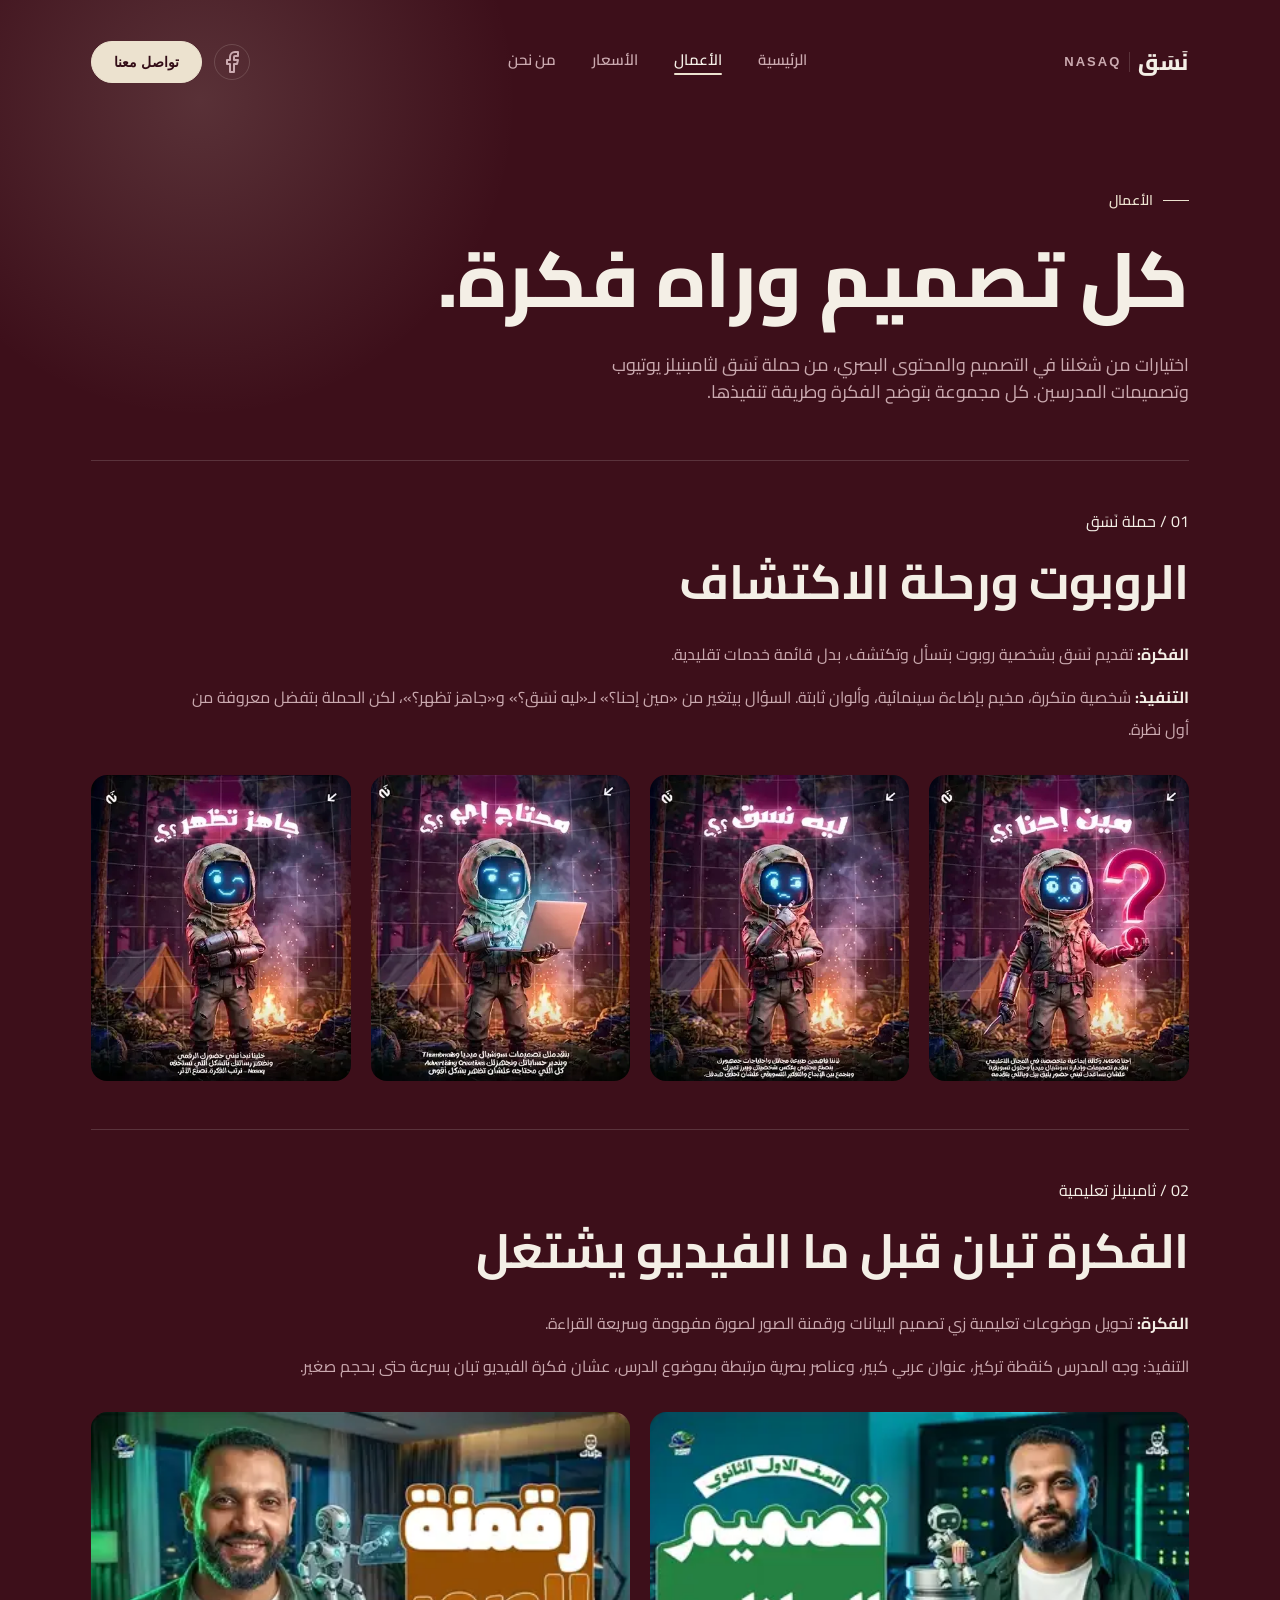
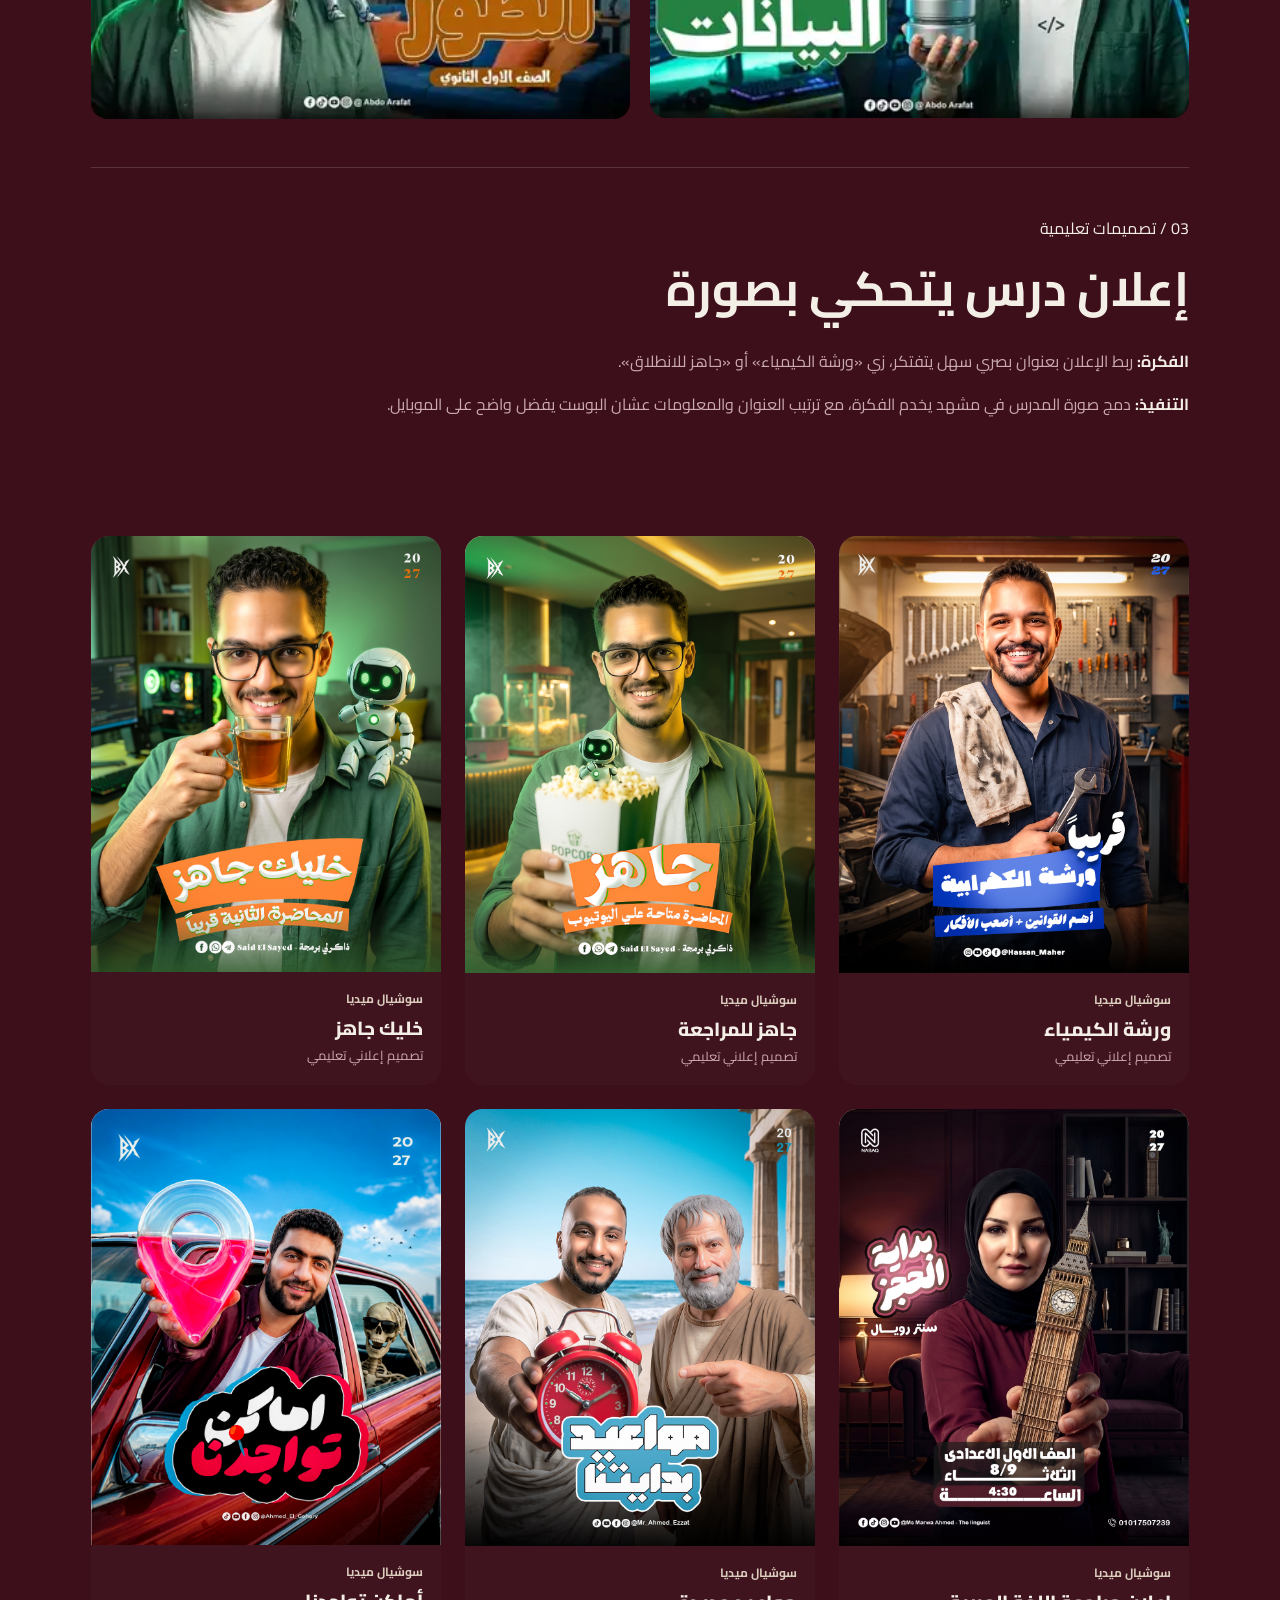
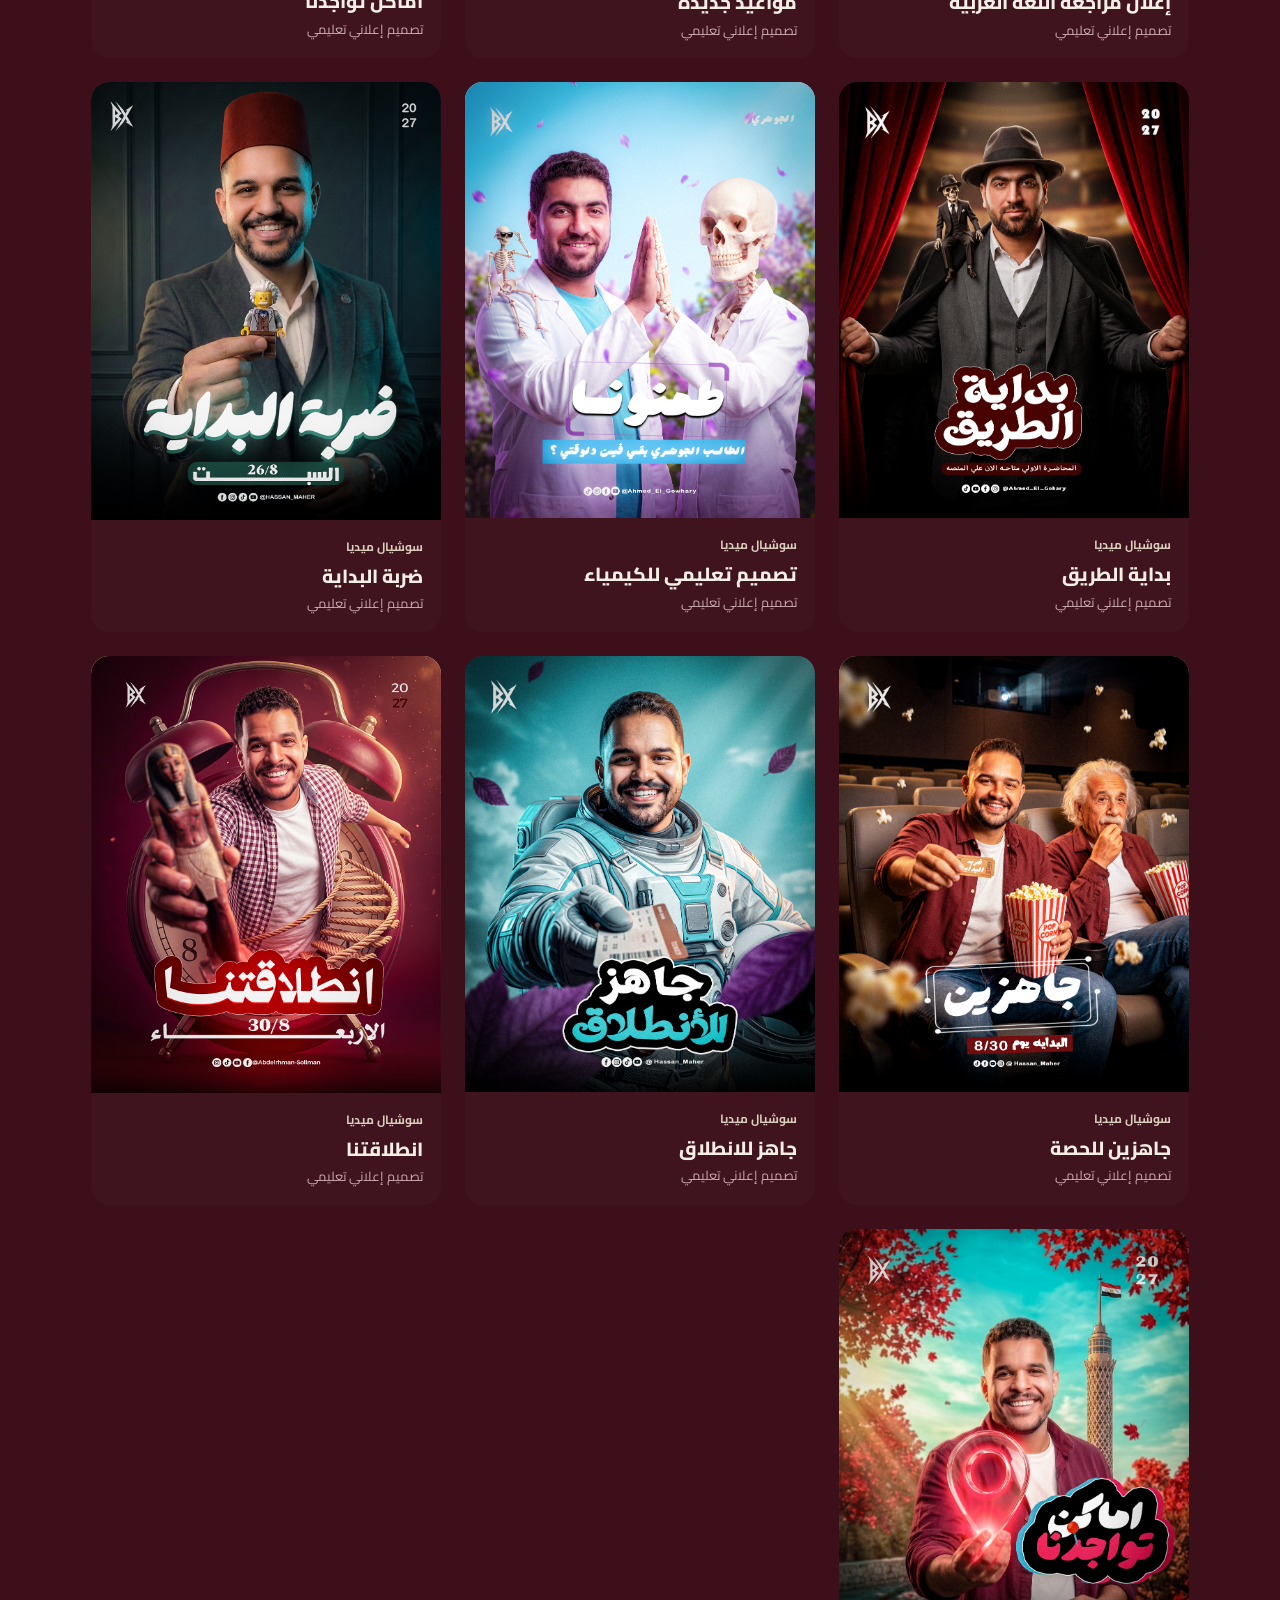
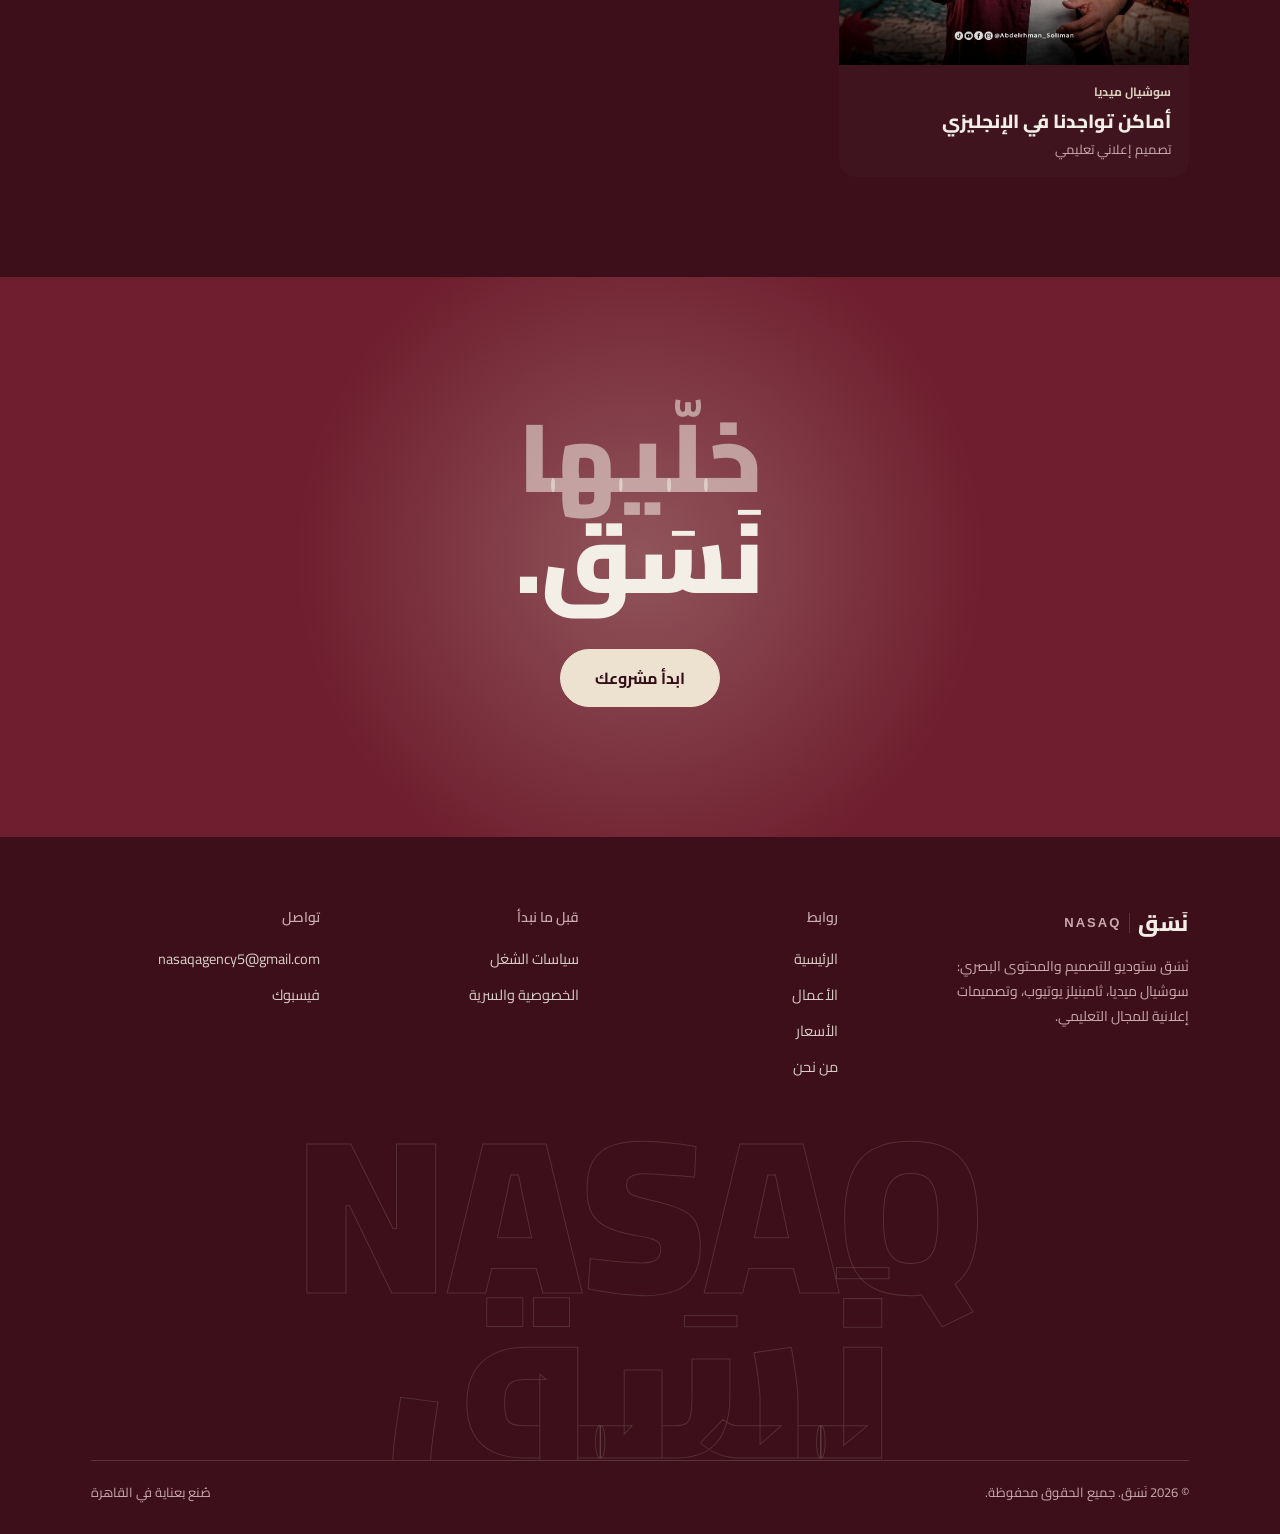
<file: works.html>
<!DOCTYPE html>

<html dir="rtl" lang="ar">
<head>
<meta charset="utf-8"/>
<meta content="width=device-width, initial-scale=1.0" name="viewport"/>
<title>الأعمال | نَسَق - NASAQ Studio</title>
<link href="https://fonts.googleapis.com" rel="preconnect"/>
<link crossorigin="" href="https://fonts.gstatic.com" rel="preconnect"/>
<link href="https://fonts.googleapis.com/css2?family=Cairo:wght@400;500;600;700;800;900&amp;family=IBM+Plex+Sans+Arabic:wght@300;400;500&amp;display=swap" rel="stylesheet"/>
<link href="assistant/css/work.css" rel="stylesheet"/>
<link href="assistant/css/responsive.css" rel="stylesheet"/>
<link href="assistant/img/favicon-48x48.png" rel="icon" type="image/png"/>
<style>*{box-sizing:border-box}html{scroll-behavior:smooth;scroll-padding-top:135px}body{overflow-x:hidden}a.btn{display:inline-flex;align-items:center;justify-content:center;text-decoration:none}.service-desc{margin-top:28px}.about-panel{grid-template-columns:1fr}.about-text{max-width:850px}.section-intro{max-width:760px;line-height:1.9;margin:20px 0 28px;color:var(--muted,#cdbbae)}.featured-grid{display:grid;grid-template-columns:repeat(3,minmax(0,1fr));gap:22px;margin:30px 0}.featured-grid img,.case-images img{width:100%;height:auto;display:block;border-radius:16px}.case-studies{padding-bottom:15px}.case-study{border-top:1px solid #ffffff26;padding:48px 0;scroll-margin-top:130px}.case-study h2{font-size:clamp(28px,4vw,48px);margin:12px 0 22px}.case-study p{line-height:1.95;max-width:1000px;color:var(--muted,#cdbbae);margin:12px 0}.case-study strong{color:var(--cream,#f4efe6)}.case-images{display:grid;gap:20px;margin-top:30px}.case-images.four{grid-template-columns:repeat(4,minmax(0,1fr))}.case-images.two{grid-template-columns:repeat(2,minmax(0,1fr))}.projects-grid .project-card{height:auto;aspect-ratio:auto;cursor:default;background:#40141f;display:flex;flex-direction:column}.projects-grid .project-media{position:relative;inset:auto;overflow:hidden}.projects-grid .project-media img{width:100%;height:auto;display:block;object-fit:contain}.projects-grid .project-overlay{position:relative;inset:auto;background:none;padding:18px;display:block}.project-name{transform:none!important}.project-card:hover .project-media{transform:none!important}.projects{padding-top:40px}.page-hero{padding-bottom:55px}.hero-copy p{line-height:1.9}.footer-col a{overflow-wrap:anywhere}.loading-wrapper{display:none!important}a:focus-visible,button:focus-visible,.project-card:focus-visible{outline:3px solid #d9b47d;outline-offset:5px}#policies,#privacy{scroll-margin-top:135px}
@media(max-width:900px){#siteHeader .wrap{display:flex;flex-wrap:wrap;gap:12px;padding:12px 0;min-height:76px}.main-links,nav.main-links{display:flex!important;order:3;width:100%;justify-content:center;gap:22px;font-size:13px}.nav-right{margin-inline-start:auto}.nav-right .icon-btn{display:none}.nav-right .btn{font-size:12px;padding:10px 16px}.hero{padding-top:190px}.hero-cards{opacity:.28}.hero-copy{position:relative;z-index:2}.hero-copy h1{font-size:clamp(46px,10vw,78px)}.case-images.four{grid-template-columns:repeat(2,minmax(0,1fr))}.featured-grid{gap:12px}.wrap{max-width:92%}.footer-grid{grid-template-columns:repeat(2,minmax(0,1fr));gap:28px}}
@media(max-width:600px){.featured-grid{grid-template-columns:1fr}.featured-grid img{max-width:390px;margin:auto}.case-images.two{grid-template-columns:1fr}.case-images.four{gap:10px}.case-study{padding:32px 0}.hero-copy p{font-size:15px}.hero-cards{display:none}.hero-copy{width:100%}.hero{min-height:auto;padding-bottom:60px}.main-links,nav.main-links{gap:18px}.footer-grid{grid-template-columns:1fr}.footer-bottom{gap:12px;flex-wrap:wrap}.services-grid{grid-template-columns:1fr}.builder-panel{grid-template-columns:1fr}.summary{min-width:0}.page-hero h1{font-size:36px}.about-panel{padding:26px}}
@media(prefers-reduced-motion:reduce){*,*::before,*::after{animation:none!important;transition:none!important;scroll-behavior:auto!important}.reveal,.reveal-stagger{opacity:1!important;transform:none!important}}
/* Content stays readable even when scripts are delayed or disabled. */
.reveal,.reveal-stagger>*,.reveal.in,.reveal-stagger.in>*{opacity:1!important;transform:none!important}
@media(max-width:900px){header,header.scrolled{padding:8px 0}#siteHeader .wrap{min-height:70px}.hero .wrap{grid-template-columns:1fr}.hero{padding-top:160px}.page-hero{padding-top:170px}}
</style><meta content="نَسَق ستوديو للتصميم والمحتوى البصري: سوشيال ميديا، ثامبنيلز يوتيوب، وتصميمات إعلانية للمجال التعليمي." name="description"/><link href="https://nasaq-agency-1.vercel.app/works.html" rel="canonical"/></head>
<body>
<header id="siteHeader">
<div class="wrap">
<div class="logo">نَسَق <span class="en">NASAQ</span></div>
<nav class="main-links">
<a href="index.html">الرئيسية</a>
<a aria-current="page" class="active" href="works.html">الأعمال</a>
<a href="pricing.html">الأسعار</a>
<a href="about.html">من نحن</a>
</nav>
<div class="nav-right">
<a aria-label="Facebook" class="icon-btn" href="https://www.facebook.com/nasaqagency">
<svg fill="none" height="24" stroke="currentColor" stroke-linecap="round" stroke-linejoin="round" stroke-width="2" viewbox="0 0 24 24" width="24" xmlns="http://www.w3.org/2000/svg">
<path d="M18 2h-3a5 5 0 0 0-5 5v3H7v4h3v8h4v-8h3l1-4h-4V7a1 1 0 0 1 1-1h3z"></path>
</svg>
</a>
<button class="btn" onclick="document.getElementById('contactAnchor').scrollIntoView({behavior:'smooth'})">تواصل
          معنا</button>
</div>
</div>
</header>
<section class="page-hero">
<div class="glow"></div>
<div class="wrap">
<div class="eyebrow">الأعمال</div>
<h1>كل تصميم وراه فكرة.</h1>
<p>اختيارات من شغلنا في التصميم والمحتوى البصري، من حملة نَسَق لثامبنيلز يوتيوب وتصميمات المدرسين. كل مجموعة بتوضح الفكرة وطريقة تنفيذها.</p>
</div>
</section>
<section aria-label="تفاصيل أعمال مختارة" class="case-studies wrap"><article class="case-study" id="nasaq-campaign"><div class="eyebrow">01 / حملة نَسَق</div><h2>الروبوت ورحلة الاكتشاف</h2><p><strong>الفكرة:</strong> تقديم نَسَق بشخصية روبوت بتسأل وتكتشف، بدل قائمة خدمات تقليدية.</p><p><strong>التنفيذ:</strong> شخصية متكررة، مخيم بإضاءة سينمائية، وألوان ثابتة. السؤال بيتغير من «مين إحنا؟» لـ«ليه نَسَق؟» و«جاهز تظهر؟»، لكن الحملة بتفضل معروفة من أول نظرة.</p><div class="case-images four"><img alt="تصميم 1 من حملة نَسَق بالروبوت" height="540" loading="lazy" src="[data-uri]" width="458"/><img alt="تصميم 2 من حملة نَسَق بالروبوت" height="540" loading="lazy" src="[data-uri]" width="458"/><img alt="تصميم 3 من حملة نَسَق بالروبوت" height="540" loading="lazy" src="[data-uri]" width="458"/><img alt="تصميم 4 من حملة نَسَق بالروبوت" height="540" loading="lazy" src="[data-uri]" width="458"/></div></article><article class="case-study" id="youtube"><div class="eyebrow">02 / ثامبنيلز تعليمية</div><h2>الفكرة تبان قبل ما الفيديو يشتغل</h2><p><strong>الفكرة:</strong> تحويل موضوعات تعليمية زي تصميم البيانات ورقمنة الصور لصورة مفهومة وسريعة القراءة.</p><p>التنفيذ: وجه المدرس كنقطة تركيز، عنوان عربي كبير، وعناصر بصرية مرتبطة بموضوع الدرس، عشان فكرة الفيديو تبان بسرعة حتى بحجم صغير.</p><div class="case-images two"><img alt="ثامبنيل لعبدو عرفات عن تصميم البيانات" height="365" loading="lazy" src="[data-uri]" width="644"/><img alt="ثامبنيل لعبدو عرفات عن رقمنة الصور" height="366" loading="lazy" src="[data-uri]" width="643"/></div></article><article class="case-study" id="education"><div class="eyebrow">03 / تصميمات تعليمية</div><h2>إعلان درس يتحكي بصورة</h2><p><strong>الفكرة:</strong> ربط الإعلان بعنوان بصري سهل يتفتكر، زي «ورشة الكيمياء» أو «جاهز للانطلاق».</p><p><strong>التنفيذ:</strong> دمج صورة المدرس في مشهد يخدم الفكرة، مع ترتيب العنوان والمعلومات عشان البوست يفضل واضح على الموبايل.</p></article></section><section class="projects">
<div class="wrap">
<div class="projects-grid reveal-stagger" id="projectsGrid">
<div class="project-card" data-cat="social" tabindex="0">
<div class="project-media"><img alt="ورشة الكيمياء" height="1350" loading="lazy" onerror="this.parentElement.classList.add('no-img')" src="assistant/img/theacer/1.jpg" width="1080"/></div>
<div class="project-overlay">
<div class="project-tag">سوشيال ميديا</div>
<div class="project-name">ورشة الكيمياء</div>
<div class="project-client">تصميم إعلاني تعليمي</div>
</div>
</div>
<div class="project-card" data-cat="social" tabindex="0">
<div class="project-media"><img alt="جاهز للمراجعة" height="1350" loading="lazy" onerror="this.parentElement.classList.add('no-img')" src="assistant/img/theacer/2.jpg" width="1080"/></div>
<div class="project-overlay">
<div class="project-tag">سوشيال ميديا</div>
<div class="project-name">جاهز للمراجعة</div>
<div class="project-client">تصميم إعلاني تعليمي</div>
</div>
</div>
<div class="project-card" data-cat="social" tabindex="0">
<div class="project-media"><img alt="خليك جاهز" height="1350" loading="lazy" onerror="this.parentElement.classList.add('no-img')" src="assistant/img/theacer/3.jpg" width="1080"/></div>
<div class="project-overlay">
<div class="project-tag">سوشيال ميديا</div>
<div class="project-name">خليك جاهز</div>
<div class="project-client">تصميم إعلاني تعليمي</div>
</div>
</div>
<div class="project-card" data-cat="social" tabindex="0">
<div class="project-media"><img alt="إعلان مراجعة اللغة العربية" height="1350" loading="lazy" onerror="this.parentElement.classList.add('no-img')" src="assistant/img/theacer/4.jpg" width="1080"/></div>
<div class="project-overlay">
<div class="project-tag">سوشيال ميديا</div>
<div class="project-name">إعلان مراجعة اللغة العربية</div>
<div class="project-client">تصميم إعلاني تعليمي</div>
</div>
</div>
<div class="project-card" data-cat="social" tabindex="0">
<div class="project-media"><img alt="مواعيد جديدة" height="1350" loading="lazy" onerror="this.parentElement.classList.add('no-img')" src="assistant/img/theacer/5.jpg" width="1080"/></div>
<div class="project-overlay">
<div class="project-tag">سوشيال ميديا</div>
<div class="project-name">مواعيد جديدة</div>
<div class="project-client">تصميم إعلاني تعليمي</div>
</div>
</div>
<div class="project-card" data-cat="social" tabindex="0">
<div class="project-media"><img alt="أماكن تواجدنا" height="1350" loading="lazy" onerror="this.parentElement.classList.add('no-img')" src="assistant/img/theacer/7.jpg" width="1080"/></div>
<div class="project-overlay">
<div class="project-tag">سوشيال ميديا</div>
<div class="project-name">أماكن تواجدنا</div>
<div class="project-client">تصميم إعلاني تعليمي</div>
</div>
</div>
<div class="project-card" data-cat="social" tabindex="0">
<div class="project-media"><img alt="بداية الطريق" height="1350" loading="lazy" onerror="this.parentElement.classList.add('no-img')" src="assistant/img/theacer/8.jpg" width="1080"/></div>
<div class="project-overlay">
<div class="project-tag">سوشيال ميديا</div>
<div class="project-name">بداية الطريق</div>
<div class="project-client">تصميم إعلاني تعليمي</div>
</div>
</div>
<div class="project-card" data-cat="social" tabindex="0">
<div class="project-media"><img alt="تصميم تعليمي للكيمياء" height="1350" loading="lazy" onerror="this.parentElement.classList.add('no-img')" src="assistant/img/theacer/9.jpeg" width="1080"/></div>
<div class="project-overlay">
<div class="project-tag">سوشيال ميديا</div>
<div class="project-name">تصميم تعليمي للكيمياء</div>
<div class="project-client">تصميم إعلاني تعليمي</div>
</div>
</div>
<div class="project-card" data-cat="social" tabindex="0">
<div class="project-media"><img alt="ضربة البداية" height="1350" loading="lazy" onerror="this.parentElement.classList.add('no-img')" src="assistant/img/theacer/10.jpg" width="1080"/></div>
<div class="project-overlay">
<div class="project-tag">سوشيال ميديا</div>
<div class="project-name">ضربة البداية</div>
<div class="project-client">تصميم إعلاني تعليمي</div>
</div>
</div>
<div class="project-card" data-cat="social" tabindex="0">
<div class="project-media"><img alt="جاهزين للحصة" height="1350" loading="lazy" onerror="this.parentElement.classList.add('no-img')" src="assistant/img/theacer/11.jpeg" width="1080"/></div>
<div class="project-overlay">
<div class="project-tag">سوشيال ميديا</div>
<div class="project-name">جاهزين للحصة</div>
<div class="project-client">تصميم إعلاني تعليمي</div>
</div>
</div>
<div class="project-card" data-cat="social" tabindex="0">
<div class="project-media"><img alt="جاهز للانطلاق" height="1350" loading="lazy" onerror="this.parentElement.classList.add('no-img')" src="assistant/img/theacer/12.jpeg" width="1080"/></div>
<div class="project-overlay">
<div class="project-tag">سوشيال ميديا</div>
<div class="project-name">جاهز للانطلاق</div>
<div class="project-client">تصميم إعلاني تعليمي</div>
</div>
</div>
<div class="project-card" data-cat="social" tabindex="0">
<div class="project-media"><img alt="انطلاقتنا" height="1350" loading="lazy" onerror="this.parentElement.classList.add('no-img')" src="assistant/img/theacer/13.jpg" width="1080"/></div>
<div class="project-overlay">
<div class="project-tag">سوشيال ميديا</div>
<div class="project-name">انطلاقتنا</div>
<div class="project-client">تصميم إعلاني تعليمي</div>
</div>
</div>
<div class="project-card" data-cat="social" tabindex="0">
<div class="project-media"><img alt="أماكن تواجدنا في الإنجليزي" height="1350" loading="lazy" onerror="this.parentElement.classList.add('no-img')" src="assistant/img/theacer/14.jpg" width="1080"/></div>
<div class="project-overlay">
<div class="project-tag">سوشيال ميديا</div>
<div class="project-name">أماكن تواجدنا في الإنجليزي</div>
<div class="project-client">تصميم إعلاني تعليمي</div>
</div>
</div>
</div>
</div>
</section>
<section class="cta-close" id="contactAnchor">
<div class="cta-glow"></div>
<div class="wrap">
<h2><span class="l1">خلّيها</span><span class="l2">نَسَق.</span></h2>
<a class="btn contact-link" href="https://wa.me/201227632985">ابدأ مشروعك</a>
</div>
</section>
<footer>
<div class="wrap">
<div class="footer-grid">
<div class="footer-brand">
<div class="logo">نَسَق <span class="en">NASAQ</span></div>
<p>نَسَق ستوديو للتصميم والمحتوى البصري: سوشيال ميديا، ثامبنيلز يوتيوب، وتصميمات إعلانية للمجال التعليمي.</p>
</div>
<div class="footer-col">
<h4>روابط</h4>
<ul>
<li><a href="index.html">الرئيسية</a></li>
<li><a href="works.html">الأعمال</a></li>
<li><a href="pricing.html">الأسعار</a></li>
<li><a href="about.html">من نحن</a></li>
</ul>
</div>
<div class="footer-col"><h4>قبل ما نبدأ</h4><ul><li><a href="pricing.html#policies">سياسات الشغل</a></li><li><a href="pricing.html#privacy">الخصوصية والسرية</a></li></ul></div>
<div class="footer-col">
<h4>تواصل</h4>
<ul>
<li><a href="mailto:nasaqagency5@gmail.com">nasaqagency5@gmail.com</a></li>
<li><a href="https://www.facebook.com/nasaqagency">فيسبوك</a></li>
</ul>
</div>
</div>
<div class="footer-watermark"><span>NASAQ نَسَق</span></div>
<div class="footer-bottom">
<span>© 2026 نَسَق. جميع الحقوق محفوظة.</span>
<span>صُنع بعناية في القاهرة</span>
</div>
</div>
</footer>
<script>const header=document.getElementById('siteHeader');
window.addEventListener('scroll',()=>header?.classList.toggle('scrolled',scrollY>40),{passive:true});
const observer=new IntersectionObserver(es=>es.forEach(e=>{if(e.isIntersecting){e.target.classList.add('in');observer.unobserve(e.target)}}),{threshold:0.04});
document.querySelectorAll('.reveal,.reveal-stagger').forEach(e=>observer.observe(e));
</script></body>
                                                                                                                                                                                                                                                                                                                                                                                                                                                                                                                </html>
</file>
<file: assistant/css/style.css>
:root {
    --bg: #3d0f1a;
    --bg-soft: #4d1522;
    --burgundy: #6e1e2e;
    --burgundy-deep: #330d17;
    --burgundy-light: #8a3040;
    --beige: #ece2cf;
    --beige-dim: #d9cbae;
    --cream: #f4efe6;
    --ink: #330d17;
    --muted: #cbaab0;
    --gold: #ece2cf;
    --line: rgba(244, 239, 230, 0.16);
}

* {
    margin: 0;
    padding: 0;
    box-sizing: border-box;
}

html {
    scroll-behavior: smooth;
}

body {
    background: var(--bg);
    color: var(--cream);
    font-family: 'Cairo', sans-serif;
    overflow-x: hidden;
    line-height: 1.5;
}

/* ===== LOADING WRAPPER ===== */
.loading-wrapper {
    position: fixed;
    inset: 0;
    z-index: 9999;
    background: #EDE4D3;
    display: flex;
    flex-direction: column;
    align-items: center;
    justify-content: center;
    transition: opacity 1.2s ease, visibility 1.2s ease;
    opacity: 1;
    visibility: visible;
    pointer-events: all;
}

.loading-wrapper.hide {
    opacity: 0;
    visibility: hidden;
    pointer-events: none;
}

/* ===== LOGO CONTAINER ===== */
.logo-container {
    display: flex;
    align-items: baseline;
    justify-content: center;
    gap: 6px;
    font-size: clamp(3rem, 10vw, 6rem);
    font-weight: 900;
    color: #6E1E2E;
    /* بيرجاندي */
    letter-spacing: 2px;
    position: relative;
}

.logo-container .word {
    display: inline-block;
    opacity: 0;
    transform: translateY(40px) scale(0.7) rotate(-8deg);
    animation: letterPop 0.8s cubic-bezier(0.34, 1.56, 0.64, 1) forwards;
}

.logo-container .word:nth-child(1) {
    animation-delay: 0.1s;
}

.logo-container .word:nth-child(2) {
    animation-delay: 0.25s;
}

.logo-container .word:nth-child(3) {
    animation-delay: 0.4s;
}

.logo-container .word:nth-child(4) {
    animation-delay: 0.55s;
}

.logo-container .word:nth-child(5) {
    animation-delay: 0.7s;
}

.logo-container .word:nth-child(6) {
    animation-delay: 0.85s;
}

/* كلمة NASAQ باللون الذهبي الخفيف */
.logo-container .word.en {
    color: #C9A15A;
    font-weight: 700;
    margin-right: 10px;
}

@keyframes letterPop {
    0% {
        opacity: 0;
        transform: translateY(40px) scale(0.6) rotate(-8deg);
    }

    60% {
        opacity: 1;
        transform: translateY(-6px) scale(1.08) rotate(1deg);
    }

    100% {
        opacity: 1;
        transform: translateY(0) scale(1) rotate(0deg);
    }
}

/* ===== DECORATIVE LINE ===== */
.loading-line {
    margin-top: 30px;
    width: 120px;
    height: 3px;
    background: #6E1E2E;
    border-radius: 4px;
    position: relative;
    overflow: hidden;
    opacity: 0;
    animation: lineFade 0.6s ease 1.2s forwards;
}

.loading-line::after {
    content: '';
    position: absolute;
    right: -100%;
    top: 0;
    height: 100%;
    width: 100%;
    background: #C9A15A;
    border-radius: 4px;
    animation: lineProgress 2s ease 1.4s forwards;
}

@keyframes lineFade {
    0% {
        opacity: 0;
        transform: scaleX(0.5);
    }

    100% {
        opacity: 1;
        transform: scaleX(1);
    }
}

@keyframes lineProgress {
    0% {
        right: -100%;
    }

    100% {
        right: 100%;
    }
}

/* ===== SUBTLE PULSE ON LOGO ===== */
.logo-container {
    animation: softPulse 2.4s ease-in-out infinite alternate;
}

@keyframes softPulse {
    0% {
        transform: scale(1);
    }

    100% {
        transform: scale(1.02);
    }
}

/* ===== SMALL LOADING TEXT ===== */
.loading-text {
    margin-top: 40px;
    font-size: 0.9rem;
    color: rgba(110, 30, 46, 0.4);
    font-weight: 700;
    letter-spacing: 4px;
    opacity: 0;
    animation: textFade 0.8s ease 1.8s forwards;
}

@keyframes textFade {
    0% {
        opacity: 0;
        transform: translateY(10px);
    }

    100% {
        opacity: 1;
        transform: translateY(0);
    }
}

/* ===== RESPONSIVE ===== */
@media (max-width: 600px) {
    .logo-container {
        font-size: 2.4rem;
        gap: 4px;
    }

    .loading-line {
        width: 80px;
    }

    .loading-text {
        font-size: 0.7rem;
        letter-spacing: 2px;
    }
}

@media (max-width: 400px) {
    .logo-container {
        font-size: 1.8rem;
        flex-wrap: wrap;
        justify-content: center;
    }
}

::selection {
    background: var(--burgundy);
    color: var(--cream);
}

a {
    color: inherit;
    text-decoration: none;
}

ul {
    list-style: none;
}

img {
    max-width: 100%;
    display: block;
}

.wrap {
    max-width: 1280px;
    margin: 0 auto;
    padding: 0 40px;
}

@media(max-width:768px) {
    .wrap {
        padding: 0 20px;
    }
}

/* reveal animation */
.reveal {
    opacity: 0;
    transform: translateY(28px);
    transition: opacity .7s cubic-bezier(.2, .7, .2, 1), transform .7s cubic-bezier(.2, .7, .2, 1);
}

.reveal.in {
    opacity: 1;
    transform: translateY(0);
}

.reveal-stagger>* {
    opacity: 0;
    transform: translateY(24px);
    transition: opacity .6s ease, transform .6s ease;
}

.reveal-stagger.in>* {
    opacity: 1;
    transform: translateY(0);
}

.reveal-stagger.in>*:nth-child(1) {
    transition-delay: .03s;
}

.reveal-stagger.in>*:nth-child(2) {
    transition-delay: .09s;
}

.reveal-stagger.in>*:nth-child(3) {
    transition-delay: .15s;
}

.reveal-stagger.in>*:nth-child(4) {
    transition-delay: .21s;
}

.reveal-stagger.in>*:nth-child(5) {
    transition-delay: .27s;
}

.reveal-stagger.in>*:nth-child(6) {
    transition-delay: .33s;
}

/* ---------------- NAVBAR ---------------- */
header {
    position: fixed;
    top: 0;
    left: 0;
    right: 0;
    z-index: 100;
    padding: 22px 0;
    transition: background .35s ease, padding .35s ease, border-color .35s ease;
    border-bottom: 1px solid transparent;
}

header.scrolled {
    background: rgba(61, 15, 26, 0.9);
    backdrop-filter: blur(14px);
    padding: 14px 0;
    border-color: var(--line);
}

header .wrap {
    display: flex;
    align-items: center;
    justify-content: space-between;
    gap: 24px;
}

.logo {
    font-size: 22px;
    font-weight: 800;
    letter-spacing: .5px;
    white-space: nowrap;
    display: flex;
    align-items: center;
    gap: 8px;
}

.logo .en {
    font-family: Arial, sans-serif;
    font-weight: 600;
    font-size: 13px;
    color: var(--muted);
    letter-spacing: 2px;
    border-right: 1px solid var(--line);
    padding-right: 8px;
}

nav.main-links {
    display: flex;
    gap: 36px;
    font-size: 15px;
    font-weight: 600;
}

nav.main-links a {
    position: relative;
    color: var(--muted);
    transition: color .25s ease;
    padding-bottom: 4px;
}

nav.main-links a:hover {
    color: var(--cream);
}

nav.main-links a.active {
    color: var(--cream);
}

nav.main-links a.active::after {
    content: '';
    position: absolute;
    right: 0;
    left: 0;
    bottom: 0;
    height: 2px;
    background: var(--gold);
    border-radius: 2px;
}

.nav-right {
    display: flex;
    align-items: center;
    gap: 14px;
}

.icon-btn {
    width: 36px;
    height: 36px;
    border-radius: 50%;
    border: 1px solid var(--line);
    display: flex;
    align-items: center;
    justify-content: center;
    font-size: 13px;
    color: var(--muted);
    transition: border-color .25s, color .25s, transform .25s;
}

.icon-btn:hover {
    border-color: var(--gold);
    color: var(--cream);
    transform: translateY(-2px);
}

.btn {
    display: inline-flex;
    align-items: center;
    gap: 8px;
    background: var(--beige);
    color: var(--ink);
    font-weight: 700;
    font-size: 14px;
    padding: 12px 22px;
    border-radius: 999px;
    border: 1px solid var(--beige);
    cursor: pointer;
    transition: background .25s ease, color .25s ease, transform .25s ease, box-shadow .25s ease;
}

.btn:hover {
    background: var(--burgundy);
    color: var(--cream);
    border-color: var(--burgundy);
    transform: translateY(-2px) scale(1.02);
    box-shadow: 0 10px 30px -8px rgba(110, 30, 46, .6);
}

.btn .arrow {
    transition: transform .25s ease;
}

.btn:hover .arrow {
    transform: translateX(-4px);
}

.btn-ghost {
    background: transparent;
    color: var(--cream);
    border: 1px solid var(--line);
}

.btn-ghost:hover {
    background: var(--cream);
    color: var(--ink);
    border-color: var(--cream);
}

/* ---------------- HERO ---------------- */
.hero {
    position: relative;
    padding: 170px 0 60px;
    min-height: 92vh;
    display: flex;
    align-items: center;
}

.hero .wrap {
    display: grid;
    grid-template-columns: 0.9fr 1.1fr;
    gap: 40px;
    align-items: center;
}

.hero-cards {
    position: relative;
    height: 560px;
    overflow: hidden;
    -webkit-mask-image: linear-gradient(to bottom, transparent 0%, black 12%, black 88%, transparent 100%);
    mask-image: linear-gradient(to bottom, transparent 0%, black 12%, black 88%, transparent 100%);
}

.card-col {
    position: absolute;
    top: 0;
    width: 47%;
    display: flex;
    flex-direction: column;
    gap: 18px;
}

.card-col.a {
    right: 0;
    animation: scrollUp 26s linear infinite;
}

.card-col.b {
    left: 0;
    animation: scrollDown 32s linear infinite;
}

@keyframes scrollUp {
    from {
        transform: translateY(0);
    }

    to {
        transform: translateY(-50%);
    }
}

@keyframes scrollDown {
    from {
        transform: translateY(-50%);
    }

    to {
        transform: translateY(0);
    }
}

.s-card {
    height: 150px;
    border-radius: 18px;
    display: flex;
    align-items: flex-end;
    padding: 18px;
    font-weight: 700;
    font-size: 16px;
}

.s-card.dark {
    background: var(--bg-soft);
    border: 1px solid var(--line);
    color: var(--cream);
}

.s-card.light {
    background: linear-gradient(160deg, var(--beige), var(--beige-dim));
    color: var(--ink);
}

.s-card.burg {
    background: linear-gradient(160deg, var(--burgundy-light), var(--burgundy-deep));
    color: var(--cream);
}

.hero-copy .eyebrow {
    color: var(--gold);
    font-size: 14px;
    font-weight: 600;
    display: flex;
    align-items: center;
    gap: 10px;
    margin-bottom: 22px;
}

.hero-copy .eyebrow::before {
    content: '';
    width: 26px;
    height: 1px;
    background: var(--gold);
}

.hero-copy h1 {
    font-size: clamp(38px, 5.2vw, 68px);
    font-weight: 800;
    line-height: 1.18;
    margin-bottom: 26px;
}

.hero-copy h1 .accent {
    color: var(--gold);
}

.hero-copy p {
    color: var(--muted);
    font-size: 17px;
    max-width: 460px;
    margin-bottom: 34px;
}

/* ---------------- MARQUEE ---------------- */
.marquee-section {
    padding: 26px 0;
    background: var(--beige);
    transform: rotate(-1.4deg);
    margin: 70px 0;
    position: relative;
    z-index: 2;
}

.marquee-row {
    display: flex;
    overflow: hidden;
    white-space: nowrap;
    margin: 8px 0;
}

.marquee-track {
    display: flex;
    gap: 22px;
    padding-right: 22px;
    animation: marqueeLeft 28s linear infinite;
}

.marquee-row.rev .marquee-track {
    animation: marqueeRight 28s linear infinite;
}

@keyframes marqueeLeft {
    from {
        transform: translateX(0);
    }

    to {
        transform: translateX(-50%);
    }
}

@keyframes marqueeRight {
    from {
        transform: translateX(-50%);
    }

    to {
        transform: translateX(0);
    }
}

.m-chip {
    width: 52px;
    height: 36px;
    border-radius: 8px;
    flex: none;
    display: flex;
    align-items: center;
    justify-content: center;
    font-size: 16px;
    transform: skewX(-10deg) rotate(2deg);
    box-shadow: 0 4px 10px rgba(0, 0, 0, .15);
}

/* ---------------- CLIENTS ---------------- */
.clients {
    padding: 40px 0 100px;
}

.clients h2 {
    font-size: clamp(30px, 4vw, 46px);
    font-weight: 800;
    margin-bottom: 34px;
    line-height: 1.25;
}

.clients-ticker {
    background: var(--beige);
    border-radius: 20px;
    display: flex;
    align-items: stretch;
    overflow: hidden;
}

.ticker-label {
    flex: none;
    background: var(--burgundy);
    color: var(--cream);
    font-weight: 800;
    font-size: 14px;
    display: flex;
    align-items: center;
    gap: 8px;
    padding: 0 28px;
    white-space: nowrap;
    position: relative;
    z-index: 2;
}

.ticker-label .dot {
    width: 8px;
    height: 8px;
    border-radius: 50%;
    background: var(--cream);
    animation: pulseDot 1.4s ease-in-out infinite;
}

@keyframes pulseDot {

    0%,
    100% {
        opacity: 1;
        transform: scale(1);
    }

    50% {
        opacity: .4;
        transform: scale(.7);
    }
}

.ticker-viewport {
    flex: 1;
    overflow: hidden;
    position: relative;
}

.ticker-track {
    display: flex;
    align-items: center;
    gap: 56px;
    padding: 0 56px;
    height: 100%;
    width: max-content;
    animation: marqueeLeft 26s linear infinite;
}

.clients-ticker:hover .ticker-track {
    animation-play-state: paused;
}

.ticker-item {
    display: flex;
    align-items: center;
    gap: 12px;
    flex: none;
}

.ticker-logo {
    width: 44px;
    height: 44px;
    border-radius: 10px;
    background: var(--burgundy);
    color: var(--cream);
    display: flex;
    align-items: center;
    justify-content: center;
    font-weight: 800;
    font-size: 15px;
    flex: none;
}

.ticker-item .t-name {
    font-weight: 700;
    font-size: 17px;
    color: var(--ink);
    white-space: nowrap;
}

.add-brand-wrap {
    flex: none;
    display: flex;
    align-items: center;
    padding: 0 26px;
    border-right: 1px solid rgba(61, 15, 26, .18);
}

.add-brand {
    color: var(--ink) !important;
    font-weight: 800;
    white-space: nowrap;
    font-size: 14px;
}

/* ---------------- WHAT WE DO ---------------- */
.statement {
    padding: 20px 0 70px;
}

.statement .eyebrow {
    color: var(--gold);
    font-weight: 600;
    font-size: 14px;
    margin-bottom: 18px;
    display: flex;
    align-items: center;
    gap: 10px;
}

.statement .eyebrow::before {
    content: '';
    width: 26px;
    height: 1px;
    background: var(--gold);
}

.statement h2 {
    font-size: clamp(28px, 4.4vw, 50px);
    font-weight: 800;
    line-height: 1.3;
    max-width: 820px;
}

/* ---------------- SERVICES / STATS ---------------- */
.services {
    background: var(--burgundy);
    padding: 90px 0;
    position: relative;
}

.services-grid {
    display: grid;
    grid-template-columns: repeat(4, 1fr);
    gap: 20px;
}

@media(max-width:900px) {
    .services-grid {
        grid-template-columns: repeat(2, 1fr);
    }
}

@media(max-width:520px) {
    .services-grid {
        grid-template-columns: 1fr;
    }
}

.service-card {
    background: var(--ink);
    border-radius: 18px;
    padding: 26px 22px;
    min-height: 230px;
    display: flex;
    flex-direction: column;
    justify-content: space-between;
    transition: transform .3s ease, box-shadow .3s ease;
}

.service-card:hover {
    transform: translateY(-6px);
    box-shadow: 0 20px 40px -10px rgba(0, 0, 0, .5);
}

.service-top {
    display: flex;
    align-items: center;
    justify-content: space-between;
}

.service-top .name {
    font-weight: 700;
    font-size: 15px;
}

.service-top .arrow-circle {
    width: 30px;
    height: 30px;
    border-radius: 50%;
    border: 1px solid var(--line);
    display: flex;
    align-items: center;
    justify-content: center;
    font-size: 12px;
    color: var(--muted);
}

.service-num {
    font-size: 48px;
    font-weight: 800;
    color: var(--cream);
    margin: 20px 0 10px;
}

.service-desc {
    color: var(--muted);
    font-size: 13.5px;
    line-height: 1.6;
}

/* ---------------- PROJECTS ---------------- */
.projects {
    padding: 100px 0;
}

.projects h2 {
    font-size: clamp(30px, 4.6vw, 54px);
    font-weight: 800;
    margin-bottom: 36px;
}

.filters {
    display: flex;
    gap: 12px;
    margin-bottom: 44px;
    flex-wrap: wrap;
}

.filter-btn {
    padding: 10px 20px;
    border-radius: 999px;
    border: 1px solid var(--line);
    background: transparent;
    color: var(--muted);
    font-family: inherit;
    font-weight: 600;
    font-size: 14px;
    cursor: pointer;
    transition: all .25s ease;
}

.filter-btn:hover {
    color: var(--cream);
    border-color: var(--gold);
}

.filter-btn.active {
    background: var(--beige);
    color: var(--ink);
    border-color: var(--beige);
}

.projects-grid {
    display: grid;
    grid-template-columns: repeat(3, 1fr);
    gap: 24px;
}

@media(max-width:900px) {
    .projects-grid {
        grid-template-columns: repeat(2, 1fr);
    }
}

@media(max-width:600px) {
    .projects-grid {
        grid-template-columns: 1fr;
    }
}

.project-card {
    border-radius: 18px;
    overflow: hidden;
    position: relative;
    height: 280px;
    cursor: pointer;
    transition: opacity .35s ease, transform .35s ease;
}

.project-card.hidden {
    display: none;
}

.project-media {
    position: absolute;
    inset: 0;
    background: linear-gradient(135deg, var(--burgundy-light), var(--burgundy-deep));
    transition: transform .5s ease;
}

.project-card:nth-child(3n+1) .project-media {
    background: linear-gradient(135deg, var(--bg-soft), var(--burgundy-deep));
}

.project-card:nth-child(3n+2) .project-media {
    background: linear-gradient(135deg, var(--beige), var(--beige-dim));
}

.project-card:hover .project-media {
    transform: scale(1.08);
}

.project-overlay {
    position: absolute;
    inset: 0;
    background: linear-gradient(to top, rgba(0, 0, 0, .75) 0%, rgba(0, 0, 0, 0) 55%);
    display: flex;
    flex-direction: column;
    justify-content: flex-end;
    padding: 22px;
}

.project-tag {
    color: var(--gold);
    font-size: 12px;
    font-weight: 700;
    margin-bottom: 6px;
    transform: translateY(6px);
    opacity: .85;
}

.project-name {
    font-weight: 800;
    font-size: 19px;
    transform: translateY(10px);
    transition: transform .35s ease;
}

.project-card:hover .project-name {
    transform: translateY(0);
}

/* ---------------- ABOUT ---------------- */
.about {
    padding: 40px 0 110px;
}

.about .eyebrow {
    color: var(--gold);
    font-weight: 600;
    font-size: 14px;
    margin-bottom: 18px;
    display: flex;
    align-items: center;
    gap: 10px;
}

.about .eyebrow::before {
    content: '';
    width: 26px;
    height: 1px;
    background: var(--gold);
}

.about h2 {
    font-size: clamp(28px, 4.4vw, 48px);
    font-weight: 800;
    line-height: 1.3;
    max-width: 780px;
    margin-bottom: 50px;
}

.about-panel {
    background: linear-gradient(135deg, var(--burgundy), var(--burgundy-deep));
    border-radius: 26px;
    padding: 50px;
    display: grid;
    grid-template-columns: 0.8fr 1.2fr;
    gap: 40px;
    align-items: center;
}

@media(max-width:800px) {
    .about-panel {
        grid-template-columns: 1fr;
        padding: 32px;
    }
}

.about-stats {
    display: flex;
    gap: 16px;
}

.about-stat {
    background: rgba(51, 13, 23, .55);
    border-radius: 16px;
    padding: 26px 20px;
    flex: 1;
    text-align: center;
}

.about-stat .num {
    font-size: 44px;
    font-weight: 800;
}

.about-stat .lbl {
    font-size: 13px;
    color: rgba(244, 239, 230, .8);
    margin-top: 6px;
}

.about-text p {
    font-size: 17px;
    line-height: 1.9;
    color: rgba(244, 239, 230, .92);
}

.about-text strong {
    color: var(--gold);
}

/* ---------------- CLOSING CTA ---------------- */
.cta-close {
    background: var(--burgundy);
    padding: 130px 0;
    text-align: center;
    position: relative;
    overflow: hidden;
}

.cta-glow {
    position: absolute;
    width: 700px;
    height: 700px;
    border-radius: 50%;
    background: radial-gradient(circle, rgba(236, 226, 207, .28), transparent 70%);
    top: 50%;
    left: 50%;
    transform: translate(-50%, -50%);
    animation: driftGlow 14s ease-in-out infinite;
    pointer-events: none;
}

@keyframes driftGlow {

    0%,
    100% {
        transform: translate(-50%, -50%) scale(1);
    }

    50% {
        transform: translate(-46%, -54%) scale(1.15);
    }
}

.cta-close h2 {
    position: relative;
    font-size: clamp(46px, 8vw, 96px);
    font-weight: 900;
    line-height: 1.05;
    margin-bottom: 40px;
}

.cta-close h2 span {
    display: block;
}

.cta-close h2 .l1 {
    color: rgba(244, 239, 230, .55);
}

.cta-close h2 .l2 {
    color: var(--cream);
}

.cta-close .btn {
    position: relative;
    font-size: 16px;
    padding: 16px 34px;
}

/* ---------------- FOOTER ---------------- */
footer {
    background: var(--bg);
    padding-top: 0;
}

.footer-grid {
    padding: 70px 0 40px;
    display: grid;
    grid-template-columns: 1.4fr 1fr 1fr 1fr;
    gap: 30px;
}

@media(max-width:800px) {
    .footer-grid {
        grid-template-columns: 1fr 1fr;
    }
}

.footer-brand .logo {
    margin-bottom: 14px;
}

.footer-brand p {
    color: var(--muted);
    font-size: 14px;
    max-width: 260px;
    line-height: 1.8;
}

.footer-col h4 {
    font-size: 14px;
    color: var(--muted);
    margin-bottom: 18px;
    font-weight: 600;
}

.footer-col ul li {
    margin-bottom: 12px;
}

.footer-col ul a {
    font-size: 14.5px;
    color: var(--cream);
    opacity: .85;
    transition: opacity .2s;
}

.footer-col ul a:hover {
    opacity: 1;
    color: var(--gold);
}

.footer-watermark {
    overflow: hidden;
    text-align: center;
    line-height: 0.75;
}

.footer-watermark span {
    font-size: clamp(80px, 18vw, 220px);
    font-weight: 900;
    color: transparent;
    -webkit-text-stroke: 1px rgba(244, 239, 230, .14);
}

.footer-bottom {
    border-top: 1px solid var(--line);
    padding: 22px 0 32px;
    display: flex;
    justify-content: space-between;
    align-items: center;
    color: var(--muted);
    font-size: 13px;
    flex-wrap: wrap;
    gap: 10px;
}

@media(max-width:900px) {
    .hero .wrap {
        grid-template-columns: 1fr;
    }

    .hero-cards {
        height: 340px;
        order: 2;
    }

    .hero-copy {
        order: 1;
    }

    .about-stats {
        flex-direction: row;
    }
}

@media (prefers-reduced-motion: reduce) {
    * {
        animation-duration: 0.001ms !important;
        animation-iteration-count: 1 !important;
        transition-duration: 0.001ms !important;
    }
}
</file>
<file: assistant/css/responsive.css>
/* ========================================
   NASAQ - Global Responsive System
   ======================================== */

/* منع أي عنصر من إنه يسبب Horizontal Scroll */
html {
  width: 100%;
  overflow-x: hidden;
}

body {
  width: 100%;
  max-width: 100%;
  margin: 0;
  overflow-x: hidden;
}

/* ========================================
   Global Box Sizing
   ======================================== */

*,
*::before,
*::after {
  box-sizing: border-box;
}

/* الصور والفيديوهات */
img,
video,
svg {
  max-width: 100%;
  height: auto;
}

/* ========================================
   Main Wrapper
   ======================================== */

.wrap {
  width: min(92%, 1400px);
  margin-inline: auto;
}

/* ========================================
   Header
   ======================================== */

#siteHeader {
  width: 100%;
}

#siteHeader .wrap {
  min-height: 80px;
  display: flex;
  align-items: center;
  justify-content: space-between;
  gap: 25px;
}

/* اللوجو */

.logo {
  flex-shrink: 0;
  white-space: nowrap;
}

/* Navigation */

.main-links {
  display: flex;
  align-items: center;
  justify-content: center;
  gap: clamp(18px, 2.5vw, 40px);
}

.main-links a {
  white-space: nowrap;
}

/* اليمين */

.nav-right {
  display: flex;
  align-items: center;
  gap: 12px;
  flex-shrink: 0;
}

.icon-btn {
  display: flex;
  align-items: center;
  justify-content: center;
  flex-shrink: 0;
}

/* ========================================
   Buttons
   ======================================== */

.btn {
  max-width: 100%;
  white-space: nowrap;
}

/* ========================================
   Tablet
   ======================================== */

@media (max-width: 900px) {

  #siteHeader .wrap {
    gap: 15px;
  }

  .main-links {
    gap: 18px;
  }

  .nav-right {
    gap: 8px;
  }

  .nav-right .icon-btn {
    display: none;
  }
}

/* ========================================
   Mobile
   ======================================== */

@media (max-width: 700px) {

  .wrap {
    width: min(94%, 600px);
  }

  #siteHeader .wrap {
    min-height: 70px;
    gap: 12px;
  }

  .logo {
    font-size: clamp(18px, 5vw, 24px);
  }

  .logo .en {
    display: none;
  }

  .main-links {
    gap: 12px;
  }

  .main-links a {
    font-size: 13px;
  }

  .nav-right {
    gap: 6px;
  }

  .nav-right .btn {
    padding: 10px 14px;
    font-size: 12px;
  }
}

/* ========================================
   Small Mobile
   ======================================== */

@media (max-width: 480px) {

  .wrap {
    width: 92%;
  }

  #siteHeader .wrap {
    min-height: 64px;
    gap: 8px;
  }

  .logo {
    font-size: 19px;
  }

  .main-links {
    gap: 9px;
  }

  .main-links a {
    font-size: 11px;
  }

  .nav-right .btn {
    padding: 8px 10px;
    font-size: 11px;
  }
}

/* ========================================
   Very Small Screens
   ======================================== */

@media (max-width: 360px) {

  .main-links {
    gap: 7px;
  }

  .main-links a {
    font-size: 10px;
  }

  .nav-right .btn {
    padding: 7px 8px;
    font-size: 10px;
  }
}
</file>
<file: assistant/css/about.css>
:root{
    --bg:#3d0f1a;
    --bg-soft:#4d1522;
    --burgundy:#6e1e2e;
    --burgundy-deep:#330d17;
    --burgundy-light:#8a3040;
    --beige:#ece2cf;
    --beige-dim:#d9cbae;
    --cream:#f4efe6;
    --ink:#330d17;
    --muted:#cbaab0;
    --gold:#ece2cf;
    --line:rgba(244,239,230,0.16);
  }

  *{margin:0;padding:0;box-sizing:border-box;}
  html{scroll-behavior:smooth;}
  body{
    background:var(--bg);
    color:var(--cream);
    font-family:'Cairo', sans-serif;
    overflow-x:hidden;
    line-height:1.5;
  }
  ::selection{background:var(--burgundy);color:var(--cream);}
  a{color:inherit;text-decoration:none;}
  ul{list-style:none;}
  img{max-width:100%;display:block;}

  .wrap{max-width:1280px;margin:0 auto;padding:0 40px;}
  @media(max-width:768px){.wrap{padding:0 20px;}}

  .reveal{
    opacity:0;
    transform:translateY(28px);
    transition:opacity .7s cubic-bezier(.2,.7,.2,1), transform .7s cubic-bezier(.2,.7,.2,1);
  }
  .reveal.in{opacity:1;transform:translateY(0);}
  .reveal-stagger > *{
    opacity:0;transform:translateY(24px);
    transition:opacity .6s ease, transform .6s ease;
  }
  .reveal-stagger.in > *{opacity:1;transform:translateY(0);}
  .reveal-stagger.in > *:nth-child(1){transition-delay:.03s;}
  .reveal-stagger.in > *:nth-child(2){transition-delay:.09s;}
  .reveal-stagger.in > *:nth-child(3){transition-delay:.15s;}
  .reveal-stagger.in > *:nth-child(4){transition-delay:.21s;}
  .reveal-stagger.in > *:nth-child(5){transition-delay:.27s;}
  .reveal-stagger.in > *:nth-child(6){transition-delay:.33s;}

  /* NAVBAR */
  header{
    position:fixed;top:0;left:0;right:0;z-index:100;
    padding:22px 0;
    transition:background .35s ease, padding .35s ease, border-color .35s ease;
    border-bottom:1px solid transparent;
  }
  header.scrolled{
    background:rgba(61,15,26,0.9);
    backdrop-filter:blur(14px);
    padding:14px 0;
    border-color:var(--line);
  }
  header .wrap{display:flex;align-items:center;justify-content:space-between;gap:24px;}
  .logo{font-size:22px;font-weight:800;letter-spacing:.5px;white-space:nowrap;display:flex;align-items:center;gap:8px;}
  .logo .en{font-family:Arial, sans-serif;font-weight:600;font-size:13px;color:var(--muted);letter-spacing:2px;border-right:1px solid var(--line);padding-right:8px;}
  nav.main-links{display:flex;gap:36px;font-size:15px;font-weight:600;}
  nav.main-links a{position:relative;color:var(--muted);transition:color .25s ease;padding-bottom:4px;}
  nav.main-links a:hover{color:var(--cream);}
  nav.main-links a.active{color:var(--cream);}
  nav.main-links a.active::after{content:'';position:absolute;right:0;left:0;bottom:0;height:2px;background:var(--gold);border-radius:2px;}
  .nav-right{display:flex;align-items:center;gap:14px;}
  .icon-btn{width:36px;height:36px;border-radius:50%;border:1px solid var(--line);display:flex;align-items:center;justify-content:center;font-size:13px;color:var(--muted);transition:border-color .25s, color .25s, transform .25s;}
  .icon-btn:hover{border-color:var(--beige);color:var(--cream);transform:translateY(-2px);}
  .btn{display:inline-flex;align-items:center;gap:8px;background:var(--beige);color:var(--ink);font-weight:700;font-size:14px;padding:12px 22px;border-radius:999px;border:1px solid var(--beige);cursor:pointer;transition:background .25s ease, color .25s ease, transform .25s ease, box-shadow .25s ease;}
  .btn:hover{background:var(--burgundy);color:var(--cream);border-color:var(--cream);transform:translateY(-2px) scale(1.02);box-shadow:0 10px 30px -8px rgba(51,13,23,.6);}
  .btn .arrow{transition:transform .25s ease;}
  .btn:hover .arrow{transform:translateX(-4px);}

  /* PAGE HERO */
  .page-hero{padding:190px 0 90px;position:relative;overflow:hidden;}
  .page-hero .glow{
    position:absolute;width:640px;height:640px;border-radius:50%;
    background:radial-gradient(circle, rgba(236,226,207,.16), transparent 70%);
    top:-220px;left:-120px;
    animation:driftGlow 16s ease-in-out infinite;
    pointer-events:none;
  }
  @keyframes driftGlow{
    0%,100%{transform:translate(0,0) scale(1);}
    50%{transform:translate(40px,30px) scale(1.12);}
  }
  .page-hero .eyebrow{
    color:var(--beige);font-weight:600;font-size:14px;margin-bottom:22px;
    display:flex;align-items:center;gap:10px;position:relative;
  }
  .page-hero .eyebrow::before{content:'';width:26px;height:1px;background:var(--beige);}
  .page-hero h1{
    position:relative;
    font-size:clamp(40px,6vw,78px);
    font-weight:800;
    line-height:1.2;
    max-width:920px;
  }
  .page-hero h1 span{color:var(--muted);}
  .page-hero p{
    position:relative;
    margin-top:26px;
    color:var(--muted);
    font-size:18px;
    max-width:600px;
  }

  /* MEANING STRIP */
  .meaning{padding:10px 0 100px;}
  .meaning-panel{
    background:linear-gradient(135deg, var(--burgundy), var(--burgundy-deep));
    border-radius:26px;
    padding:56px 50px;
    display:grid;
    grid-template-columns:0.6fr 1.4fr;
    gap:40px;
    align-items:center;
  }
  @media(max-width:800px){.meaning-panel{grid-template-columns:1fr;padding:34px;}}
  .meaning-word{
    font-size:clamp(48px,7vw,84px);
    font-weight:900;
    color:var(--beige);
    line-height:1;
  }
  .meaning-word small{
    display:block;
    font-size:16px;
    color:rgba(244,239,230,.7);
    font-weight:600;
    margin-top:14px;
  }
  .meaning-text p{font-size:18px;line-height:1.95;color:rgba(244,239,230,.92);}
  .meaning-text strong{color:var(--beige);}

  /* STORY / TIMELINE */
  .story{padding:20px 0 100px;}
  .story .eyebrow{color:var(--beige);font-weight:600;font-size:14px;margin-bottom:18px;display:flex;align-items:center;gap:10px;}
  .story .eyebrow::before{content:'';width:26px;height:1px;background:var(--beige);}
  .story h2{font-size:clamp(28px,4.4vw,48px);font-weight:800;line-height:1.3;max-width:760px;margin-bottom:60px;}

  .timeline{position:relative;padding-right:30px;}
  .timeline::before{
    content:'';
    position:absolute;
    top:6px;bottom:6px;right:6px;
    width:2px;
    background:linear-gradient(to bottom, var(--beige), transparent);
  }
  .t-item{
    position:relative;
    padding-bottom:46px;
    padding-right:34px;
  }
  .t-item:last-child{padding-bottom:0;}
  .t-item::before{
    content:'';
    position:absolute;
    right:-1px;top:4px;
    width:14px;height:14px;
    border-radius:50%;
    background:var(--beige);
    border:3px solid var(--bg);
  }
  .t-year{color:var(--beige);font-weight:800;font-size:14px;margin-bottom:8px;}
  .t-title{font-weight:700;font-size:20px;margin-bottom:8px;}
  .t-desc{color:var(--muted);font-size:15px;max-width:560px;line-height:1.8;}

  /* CTA CLOSE */
  .cta-close{background:var(--burgundy);padding:130px 0;text-align:center;position:relative;overflow:hidden;}
  .cta-glow{
    position:absolute;width:700px;height:700px;border-radius:50%;
    background:radial-gradient(circle, rgba(236,226,207,.28), transparent 70%);
    top:50%;left:50%;transform:translate(-50%,-50%);
    animation:driftGlow2 14s ease-in-out infinite;pointer-events:none;
  }
  @keyframes driftGlow2{
    0%,100%{transform:translate(-50%,-50%) scale(1);}
    50%{transform:translate(-46%,-54%) scale(1.15);}
  }
  .cta-close h2{position:relative;font-size:clamp(46px,8vw,96px);font-weight:900;line-height:1.05;margin-bottom:40px;}
  .cta-close h2 span{display:block;}
  .cta-close h2 .l1{color:rgba(244,239,230,.55);}
  .cta-close h2 .l2{color:var(--cream);}
  .cta-close .btn{position:relative;font-size:16px;padding:16px 34px;}

  /* FOOTER */
  footer{background:var(--bg);}
  .footer-grid{padding:70px 0 40px;display:grid;grid-template-columns:1.4fr 1fr 1fr 1fr;gap:30px;}
  @media(max-width:800px){.footer-grid{grid-template-columns:1fr 1fr;}}
  .footer-brand .logo{margin-bottom:14px;}
  .footer-brand p{color:var(--muted);font-size:14px;max-width:260px;line-height:1.8;}
  .footer-col h4{font-size:14px;color:var(--muted);margin-bottom:18px;font-weight:600;}
  .footer-col ul li{margin-bottom:12px;}
  .footer-col ul a{font-size:14.5px;color:var(--cream);opacity:.85;transition:opacity .2s;}
  .footer-col ul a:hover{opacity:1;color:var(--beige);}
  .footer-watermark{overflow:hidden;text-align:center;line-height:0.75;}
  .footer-watermark span{
    font-size:clamp(80px,18vw,220px);font-weight:900;color:transparent;
    -webkit-text-stroke:1px rgba(244,239,230,.14);
  }
  .footer-bottom{
    border-top:1px solid var(--line);padding:22px 0 32px;
    display:flex;justify-content:space-between;align-items:center;
    color:var(--muted);font-size:13px;flex-wrap:wrap;gap:10px;
  }

  @media (prefers-reduced-motion: reduce){
    *{animation-duration:0.001ms !important; animation-iteration-count:1 !important; transition-duration:0.001ms !important;}
  }
</file>
<file: assistant/css/pricing.css>
:root {
    --bg: #3d0f1a;
    --bg-soft: #4d1522;
    --burgundy: #6e1e2e;
    --burgundy-deep: #330d17;
    --burgundy-light: #8a3040;
    --beige: #ece2cf;
    --beige-dim: #d9cbae;
    --cream: #f4efe6;
    --ink: #330d17;
    --muted: #cbaab0;
    --gold: #ece2cf;
    --line: rgba(244, 239, 230, 0.16);
}

* {
    margin: 0;
    padding: 0;
    box-sizing: border-box;
}

html {
    scroll-behavior: smooth;
}

body {
    background: var(--bg);
    color: var(--cream);
    font-family: 'Cairo', sans-serif;
    overflow-x: hidden;
    line-height: 1.5;
}

::selection {
    background: var(--burgundy);
    color: var(--cream);
}

a {
    color: inherit;
    text-decoration: none;
}

ul {
    list-style: none;
}

img {
    max-width: 100%;
    display: block;
}

button {
    font-family: inherit;
}

.wrap {
    max-width: 1280px;
    margin: 0 auto;
    padding: 0 40px;
}

@media(max-width:768px) {
    .wrap {
        padding: 0 20px;
    }
}

.reveal {
    opacity: 0;
    transform: translateY(28px);
    transition: opacity .7s cubic-bezier(.2, .7, .2, 1), transform .7s cubic-bezier(.2, .7, .2, 1);
}

.reveal.in {
    opacity: 1;
    transform: translateY(0);
}

.reveal-stagger>* {
    opacity: 0;
    transform: translateY(24px);
    transition: opacity .6s ease, transform .6s ease;
}

.reveal-stagger.in>* {
    opacity: 1;
    transform: translateY(0);
}

.reveal-stagger.in>*:nth-child(1) {
    transition-delay: .04s;
}

.reveal-stagger.in>*:nth-child(2) {
    transition-delay: .12s;
}

.reveal-stagger.in>*:nth-child(3) {
    transition-delay: .2s;
}

/* NAVBAR */
header {
    position: fixed;
    top: 0;
    left: 0;
    right: 0;
    z-index: 100;
    padding: 22px 0;
    transition: background .35s ease, padding .35s ease, border-color .35s ease;
    border-bottom: 1px solid transparent;
}

header.scrolled {
    background: rgba(61, 15, 26, 0.9);
    backdrop-filter: blur(14px);
    padding: 14px 0;
    border-color: var(--line);
}

header .wrap {
    display: flex;
    align-items: center;
    justify-content: space-between;
    gap: 24px;
}

.logo {
    font-size: 22px;
    font-weight: 800;
    letter-spacing: .5px;
    white-space: nowrap;
    display: flex;
    align-items: center;
    gap: 8px;
}

.logo .en {
    font-family: Arial, sans-serif;
    font-weight: 600;
    font-size: 13px;
    color: var(--muted);
    letter-spacing: 2px;
    border-right: 1px solid var(--line);
    padding-right: 8px;
}

nav.main-links {
    display: flex;
    gap: 36px;
    font-size: 15px;
    font-weight: 600;
}

nav.main-links a {
    position: relative;
    color: var(--muted);
    transition: color .25s ease;
    padding-bottom: 4px;
}

nav.main-links a:hover {
    color: var(--cream);
}

nav.main-links a.active {
    color: var(--cream);
}

nav.main-links a.active::after {
    content: '';
    position: absolute;
    right: 0;
    left: 0;
    bottom: 0;
    height: 2px;
    background: var(--gold);
    border-radius: 2px;
}

.nav-right {
    display: flex;
    align-items: center;
    gap: 14px;
}

.btn {
    display: inline-flex;
    align-items: center;
    gap: 8px;
    background: var(--beige);
    color: var(--ink);
    font-weight: 700;
    font-size: 14px;
    padding: 12px 22px;
    border-radius: 999px;
    border: 1px solid var(--beige);
    cursor: pointer;
    transition: background .25s ease, color .25s ease, transform .25s ease, box-shadow .25s ease;
}

.btn:hover {
    background: var(--burgundy);
    color: var(--cream);
    border-color: var(--cream);
    transform: translateY(-2px) scale(1.02);
    box-shadow: 0 10px 30px -8px rgba(51, 13, 23, .6);
}

.btn .arrow {
    transition: transform .25s ease;
}

.btn:hover .arrow {
    transform: translateX(-4px);
}

/* PAGE HERO */
.page-hero {
    padding: 190px 0 70px;
    position: relative;
    overflow: hidden;
}

.page-hero .glow {
    position: absolute;
    width: 640px;
    height: 640px;
    border-radius: 50%;
    background: radial-gradient(circle, rgba(236, 226, 207, .16), transparent 70%);
    top: -220px;
    left: -120px;
    animation: driftGlow 16s ease-in-out infinite;
    pointer-events: none;
}

@keyframes driftGlow {

    0%,
    100% {
        transform: translate(0, 0) scale(1);
    }

    50% {
        transform: translate(40px, 30px) scale(1.12);
    }
}

.page-hero .eyebrow {
    color: var(--beige);
    font-weight: 600;
    font-size: 14px;
    margin-bottom: 22px;
    display: flex;
    align-items: center;
    gap: 10px;
    position: relative;
}

.page-hero .eyebrow::before {
    content: '';
    width: 26px;
    height: 1px;
    background: var(--beige);
}

.page-hero h1 {
    position: relative;
    font-size: clamp(38px, 5.6vw, 66px);
    font-weight: 800;
    line-height: 1.2;
    max-width: 820px;
}

.page-hero p {
    position: relative;
    margin-top: 26px;
    color: var(--muted);
    font-size: 17px;
    max-width: 560px;
}

/* PACKAGES */
.packages {
    padding: 30px 0 110px;
}

.packages-grid {
    display: grid;
    grid-template-columns: repeat(3, 1fr);
    gap: 24px;
}

@media(max-width:900px) {
    .packages-grid {
        grid-template-columns: 1fr;
        max-width: 460px;
        margin: 0 auto;
    }
}

.pkg-card {
    background: var(--bg-soft);
    border: 1px solid var(--line);
    border-radius: 24px;
    padding: 38px 32px;
    display: flex;
    flex-direction: column;
    transition: transform .3s ease, border-color .3s ease, background .3s ease;
    position: relative;
}

.pkg-card:hover {
    transform: translateY(-8px);
    border-color: var(--beige);
}

.pkg-card.featured {
    background: linear-gradient(160deg, var(--burgundy), var(--burgundy-deep));
    border-color: var(--burgundy);
}

.pkg-badge {
    position: absolute;
    top: -14px;
    right: 32px;
    background: var(--beige);
    color: var(--ink);
    font-size: 12px;
    font-weight: 800;
    padding: 7px 16px;
    border-radius: 999px;
}

.pkg-name {
    font-size: 14px;
    color: var(--beige);
    font-weight: 700;
    letter-spacing: 1px;
    text-transform: uppercase;
    margin-bottom: 18px;
}

.pkg-items {
    margin-bottom: 26px;
    flex: 1;
}

.pkg-items li {
    display: flex;
    align-items: flex-start;
    gap: 10px;
    font-size: 15px;
    color: var(--cream);
    padding: 9px 0;
    border-bottom: 1px solid var(--line);
}

.pkg-items li:first-child {
    padding-top: 0;
}

.pkg-items li:last-child {
    border-bottom: none;
}

.pkg-items li::before {
    content: '✓';
    color: var(--beige);
    font-weight: 800;
    flex: none;
}

.pkg-price {
    margin-top: auto;
}

.pkg-price .old {
    color: var(--muted);
    font-size: 15px;
    text-decoration: line-through;
    margin-bottom: 4px;
}

.pkg-price .now {
    display: flex;
    align-items: baseline;
    gap: 8px;
}

.pkg-price .now .amount {
    font-size: 40px;
    font-weight: 800;
    color: var(--beige);
}

.pkg-price .now .currency {
    font-size: 15px;
    color: var(--muted);
    font-weight: 700;
}

.pkg-save {
    display: inline-block;
    margin-top: 10px;
    background: rgba(236, 226, 207, .12);
    color: var(--beige);
    font-size: 12.5px;
    font-weight: 700;
    padding: 5px 12px;
    border-radius: 999px;
}

.pkg-card .btn {
    margin-top: 24px;
    width: 100%;
    justify-content: center;
}

/* CUSTOM BUILDER */
.builder {
    padding: 0 0 110px;
}

.builder-head {
    margin-bottom: 42px;
}

.builder-head h2 {
    font-size: clamp(28px, 4vw, 42px);
    font-weight: 800;
    line-height: 1.3;
    max-width: 640px;
    margin-bottom: 14px;
}

.builder-head p {
    color: var(--muted);
    font-size: 15.5px;
    max-width: 560px;
}

.builder-panel {
    background: var(--bg-soft);
    border: 1px solid var(--line);
    border-radius: 26px;
    padding: 44px;
    display: grid;
    grid-template-columns: 1.3fr 1fr;
    gap: 46px;
}

@media(max-width:860px) {
    .builder-panel {
        grid-template-columns: 1fr;
        padding: 28px;
    }
}

.item-row {
    display: flex;
    align-items: center;
    justify-content: space-between;
    padding: 22px 0;
    border-bottom: 1px solid var(--line);
    gap: 16px;
    flex-wrap: wrap;
}

.item-row:first-child {
    padding-top: 0;
}

.item-row:last-child {
    border-bottom: none;
}

.item-info .item-name {
    font-weight: 700;
    font-size: 16.5px;
    margin-bottom: 4px;
}

.item-info .item-price {
    color: var(--muted);
    font-size: 13px;
}

.qty-control {
    display: flex;
    align-items: center;
    gap: 14px;
    background: var(--bg);
    border: 1px solid var(--line);
    border-radius: 999px;
    padding: 6px;
}

.qty-btn {
    width: 34px;
    height: 34px;
    border-radius: 50%;
    border: none;
    background: transparent;
    color: var(--cream);
    font-size: 18px;
    font-weight: 700;
    cursor: pointer;
    display: flex;
    align-items: center;
    justify-content: center;
    transition: background .2s ease, color .2s ease;
}

.qty-btn:hover {
    background: var(--beige);
    color: var(--ink);
}

.qty-val {
    min-width: 26px;
    text-align: center;
    font-weight: 800;
    font-size: 16px;
}

.summary {
    background: linear-gradient(160deg, var(--burgundy), var(--burgundy-deep));
    border-radius: 20px;
    padding: 34px;
    align-self: start;
    position: sticky;
    top: 120px;
}

.summary h3 {
    font-size: 17px;
    font-weight: 800;
    margin-bottom: 22px;
}

.summary-row {
    display: flex;
    justify-content: space-between;
    font-size: 14.5px;
    color: rgba(244, 239, 230, .85);
    padding: 9px 0;
}

.summary-row.discount {
    color: var(--beige);
    font-weight: 700;
}

.summary-divider {
    height: 1px;
    background: rgba(244, 239, 230, .2);
    margin: 16px 0;
}

.summary-total {
    display: flex;
    justify-content: space-between;
    align-items: baseline;
    margin-top: 4px;
}

.summary-total .lbl {
    font-size: 15px;
    font-weight: 700;
}

.summary-total .val {
    font-size: 34px;
    font-weight: 800;
    color: var(--beige);
}

.summary-note {
    font-size: 12.5px;
    color: rgba(244, 239, 230, .65);
    margin-top: 18px;
    line-height: 1.7;
}

.summary .btn {
    width: 100%;
    justify-content: center;
    margin-top: 24px;
}

/* POLICIES */
.policies {
    padding: 0 0 130px;
}

.policies-head {
    margin-bottom: 46px;
    max-width: 640px;
}

.policies-head h2 {
    font-size: clamp(28px, 4vw, 42px);
    font-weight: 800;
    margin-bottom: 14px;
    line-height: 1.3;
}

.policies-head p {
    color: var(--muted);
    font-size: 15.5px;
}

.accordion {
    border-top: 1px solid var(--line);
}

.acc-item {
    border-bottom: 1px solid var(--line);
}

.acc-head {
    display: flex;
    align-items: center;
    justify-content: space-between;
    padding: 24px 4px;
    cursor: pointer;
    gap: 20px;
}

.acc-head .acc-title {
    font-weight: 700;
    font-size: 16.5px;
    display: flex;
    align-items: center;
    gap: 12px;
}

.acc-head .acc-emoji {
    font-size: 19px;
}

.acc-icon {
    width: 30px;
    height: 30px;
    border-radius: 50%;
    border: 1px solid var(--line);
    display: flex;
    align-items: center;
    justify-content: center;
    font-size: 14px;
    color: var(--muted);
    transition: transform .3s ease, background .3s ease, color .3s ease;
    flex: none;
}

.acc-item.open .acc-icon {
    transform: rotate(45deg);
    background: var(--beige);
    color: var(--ink);
}

.acc-body {
    max-height: 0;
    overflow: hidden;
    transition: max-height .4s ease, padding .4s ease;
    padding: 0 4px;
}

.acc-item.open .acc-body {
    padding: 0 4px 26px;
}

.acc-body ul li {
    color: var(--muted);
    font-size: 14.5px;
    line-height: 1.9;
    padding: 6px 0 6px 0;
    padding-right: 20px;
    position: relative;
}

.acc-body ul li::before {
    content: '';
    position: absolute;
    right: 0;
    top: 15px;
    width: 6px;
    height: 6px;
    border-radius: 50%;
    background: var(--beige);
}

.acc-body p.note {
    color: var(--muted);
    font-size: 14.5px;
    line-height: 1.9;
    margin-top: 8px;
}

.policies-footer-note {
    margin-top: 50px;
    background: var(--bg-soft);
    border: 1px solid var(--line);
    border-radius: 18px;
    padding: 26px 30px;
    color: var(--muted);
    font-size: 14.5px;
    line-height: 1.9;
}

.policies-footer-note strong {
    color: var(--beige);
}

/* CTA CLOSE */
.cta-close {
    background: var(--burgundy);
    padding: 130px 0;
    text-align: center;
    position: relative;
    overflow: hidden;
}

.cta-glow {
    position: absolute;
    width: 700px;
    height: 700px;
    border-radius: 50%;
    background: radial-gradient(circle, rgba(236, 226, 207, .28), transparent 70%);
    top: 50%;
    left: 50%;
    transform: translate(-50%, -50%);
    animation: driftGlow2 14s ease-in-out infinite;
    pointer-events: none;
}

@keyframes driftGlow2 {

    0%,
    100% {
        transform: translate(-50%, -50%) scale(1);
    }

    50% {
        transform: translate(-46%, -54%) scale(1.15);
    }
}

.cta-close h2 {
    position: relative;
    font-size: clamp(46px, 8vw, 96px);
    font-weight: 900;
    line-height: 1.05;
    margin-bottom: 40px;
}

.cta-close h2 span {
    display: block;
}

.cta-close h2 .l1 {
    color: rgba(244, 239, 230, .55);
}

.cta-close h2 .l2 {
    color: var(--cream);
}

.cta-close .btn {
    position: relative;
    font-size: 16px;
    padding: 16px 34px;
}

/* FOOTER */
footer {
    background: var(--bg);
}

.footer-grid {
    padding: 70px 0 40px;
    display: grid;
    grid-template-columns: 1.4fr 1fr 1fr 1fr;
    gap: 30px;
}

@media(max-width:800px) {
    .footer-grid {
        grid-template-columns: 1fr 1fr;
    }
}

.footer-brand .logo {
    margin-bottom: 14px;
}

.footer-brand p {
    color: var(--muted);
    font-size: 14px;
    max-width: 260px;
    line-height: 1.8;
}

.footer-col h4 {
    font-size: 14px;
    color: var(--muted);
    margin-bottom: 18px;
    font-weight: 600;
}

.footer-col ul li {
    margin-bottom: 12px;
}

.footer-col ul a {
    font-size: 14.5px;
    color: var(--cream);
    opacity: .85;
    transition: opacity .2s;
}

.footer-col ul a:hover {
    opacity: 1;
    color: var(--beige);
}

.footer-bottom {
    border-top: 1px solid var(--line);
    padding: 22px 0 32px;
    display: flex;
    justify-content: space-between;
    align-items: center;
    color: var(--muted);
    font-size: 13px;
    flex-wrap: wrap;
    gap: 10px;
}

@media (prefers-reduced-motion: reduce) {
    * {
        animation-duration: 0.001ms !important;
        animation-iteration-count: 1 !important;
        transition-duration: 0.001ms !important;
    }
}
</file>
<file: assistant/css/work.css>
:root{
    --bg:#3d0f1a;
    --bg-soft:#4d1522;
    --burgundy:#6e1e2e;
    --burgundy-deep:#330d17;
    --burgundy-light:#8a3040;
    --beige:#ece2cf;
    --beige-dim:#d9cbae;
    --cream:#f4efe6;
    --ink:#330d17;
    --muted:#cbaab0;
    --gold:#ece2cf;
    --line:rgba(244,239,230,0.16);
  }

  *{margin:0;padding:0;box-sizing:border-box;}
  html{scroll-behavior:smooth;}
  body{
    background:var(--bg);
    color:var(--cream);
    font-family:'Cairo', sans-serif;
    overflow-x:hidden;
    line-height:1.5;
  }
  ::selection{background:var(--burgundy);color:var(--cream);}
  a{color:inherit;text-decoration:none;}
  ul{list-style:none;}
  img{max-width:100%;display:block;}

  .wrap{max-width:1280px;margin:0 auto;padding:0 40px;}
  @media(max-width:768px){.wrap{padding:0 20px;}}

  .reveal{
    opacity:0;transform:translateY(28px);
    transition:opacity .7s cubic-bezier(.2,.7,.2,1), transform .7s cubic-bezier(.2,.7,.2,1);
  }
  .reveal.in{opacity:1;transform:translateY(0);}
  .reveal-stagger > *{opacity:0;transform:translateY(24px);transition:opacity .6s ease, transform .6s ease;}
  .reveal-stagger.in > *{opacity:1;transform:translateY(0);}
  .reveal-stagger.in > *:nth-child(1){transition-delay:.03s;}
  .reveal-stagger.in > *:nth-child(2){transition-delay:.08s;}
  .reveal-stagger.in > *:nth-child(3){transition-delay:.13s;}
  .reveal-stagger.in > *:nth-child(4){transition-delay:.18s;}
  .reveal-stagger.in > *:nth-child(5){transition-delay:.23s;}
  .reveal-stagger.in > *:nth-child(6){transition-delay:.28s;}
  .reveal-stagger.in > *:nth-child(7){transition-delay:.33s;}
  .reveal-stagger.in > *:nth-child(8){transition-delay:.38s;}
  .reveal-stagger.in > *:nth-child(9){transition-delay:.43s;}

  /* NAVBAR */
  header{position:fixed;top:0;left:0;right:0;z-index:100;padding:22px 0;transition:background .35s ease, padding .35s ease, border-color .35s ease;border-bottom:1px solid transparent;}
  header.scrolled{background:rgba(61,15,26,0.9);backdrop-filter:blur(14px);padding:14px 0;border-color:var(--line);}
  header .wrap{display:flex;align-items:center;justify-content:space-between;gap:24px;}
  .logo{font-size:22px;font-weight:800;letter-spacing:.5px;white-space:nowrap;display:flex;align-items:center;gap:8px;}
  .logo .en{font-family:Arial, sans-serif;font-weight:600;font-size:13px;color:var(--muted);letter-spacing:2px;border-right:1px solid var(--line);padding-right:8px;}
  nav.main-links{display:flex;gap:36px;font-size:15px;font-weight:600;}
  nav.main-links a{position:relative;color:var(--muted);transition:color .25s ease;padding-bottom:4px;}
  nav.main-links a:hover{color:var(--cream);}
  nav.main-links a.active{color:var(--cream);}
  nav.main-links a.active::after{content:'';position:absolute;right:0;left:0;bottom:0;height:2px;background:var(--gold);border-radius:2px;}
  .nav-right{display:flex;align-items:center;gap:14px;}
  .icon-btn{width:36px;height:36px;border-radius:50%;border:1px solid var(--line);display:flex;align-items:center;justify-content:center;font-size:13px;color:var(--muted);transition:border-color .25s, color .25s, transform .25s;}
  .icon-btn:hover{border-color:var(--beige);color:var(--cream);transform:translateY(-2px);}
  .btn{display:inline-flex;align-items:center;gap:8px;background:var(--beige);color:var(--ink);font-weight:700;font-size:14px;padding:12px 22px;border-radius:999px;border:1px solid var(--beige);cursor:pointer;transition:background .25s ease, color .25s ease, transform .25s ease, box-shadow .25s ease;}
  .btn:hover{background:var(--burgundy);color:var(--cream);border-color:var(--cream);transform:translateY(-2px) scale(1.02);box-shadow:0 10px 30px -8px rgba(51,13,23,.6);}
  .btn .arrow{transition:transform .25s ease;}
  .btn:hover .arrow{transform:translateX(-4px);}

  /* PAGE HERO */
  .page-hero{padding:190px 0 60px;position:relative;overflow:hidden;}
  .page-hero .glow{
    position:absolute;width:640px;height:640px;border-radius:50%;
    background:radial-gradient(circle, rgba(236,226,207,.16), transparent 70%);
    top:-220px;left:-120px;animation:driftGlow 16s ease-in-out infinite;pointer-events:none;
  }
  @keyframes driftGlow{
    0%,100%{transform:translate(0,0) scale(1);}
    50%{transform:translate(40px,30px) scale(1.12);}
  }
  .page-hero .eyebrow{color:var(--beige);font-weight:600;font-size:14px;margin-bottom:22px;display:flex;align-items:center;gap:10px;position:relative;}
  .page-hero .eyebrow::before{content:'';width:26px;height:1px;background:var(--beige);}
  .page-hero h1{position:relative;font-size:clamp(40px,6vw,78px);font-weight:800;line-height:1.2;max-width:920px;}
  .page-hero p{position:relative;margin-top:26px;color:var(--muted);font-size:18px;max-width:600px;}

  /* STATS STRIP */
  .stats-strip{padding:10px 0 70px;}
  .stats-row{
    display:grid;grid-template-columns:repeat(4,1fr);
    border:1px solid var(--line);border-radius:20px;overflow:hidden;
  }
  @media(max-width:700px){.stats-row{grid-template-columns:repeat(2,1fr);}}
  .stat-cell{
    padding:30px 26px;border-left:1px solid var(--line);
  }
  .stat-cell:last-child{border-left:none;}
  .stat-cell .num{font-size:38px;font-weight:800;color:var(--beige);}
  .stat-cell .lbl{color:var(--muted);font-size:13.5px;margin-top:6px;}

  /* FILTERS */
  .work-filters{padding:0 0 40px;}
  .filters{display:flex;gap:12px;flex-wrap:wrap;}
  .filter-btn{
    padding:10px 20px;border-radius:999px;border:1px solid var(--line);
    background:transparent;color:var(--muted);font-family:inherit;font-weight:600;
    font-size:14px;cursor:pointer;transition:all .25s ease;
  }
  .filter-btn:hover{color:var(--cream);border-color:var(--beige);}
  .filter-btn.active{background:var(--beige);color:var(--ink);border-color:var(--beige);}

  /* PROJECTS GRID */
  .projects{padding:0 0 100px;}
  .projects-grid{display:grid;grid-template-columns:repeat(3,1fr);gap:24px;}
  @media(max-width:900px){.projects-grid{grid-template-columns:repeat(2,1fr);}}
  @media(max-width:600px){.projects-grid{grid-template-columns:1fr;}}
  .project-card{
    border-radius:18px;overflow:hidden;position:relative;aspect-ratio:1080/1350;height:auto;cursor:pointer;
    transition:opacity .35s ease, transform .35s ease;
  }
  .project-card.hidden{display:none;}
  .project-media{position:absolute;inset:0;transition:transform .5s ease;overflow:hidden;}
  .project-media img{width:100%;height:100%;object-fit:cover;display:block;transition:transform .5s ease;}
  .project-media.no-img img{display:none;}
  .project-card:nth-child(6n+1) .project-media{background:linear-gradient(135deg,var(--bg-soft),var(--burgundy-deep));}
  .project-card:nth-child(6n+2) .project-media{background:linear-gradient(135deg,var(--beige),var(--beige-dim));}
  .project-card:nth-child(6n+3) .project-media{background:linear-gradient(135deg,var(--burgundy-light),var(--burgundy-deep));}
  .project-card:nth-child(6n+4) .project-media{background:linear-gradient(135deg,var(--beige-dim),var(--burgundy-light));}
  .project-card:nth-child(6n+5) .project-media{background:linear-gradient(135deg,var(--burgundy),var(--bg-soft));}
  .project-card:nth-child(6n+6) .project-media{background:linear-gradient(135deg,var(--cream),var(--beige-dim));}
  .project-card:hover .project-media{transform:scale(1.08);}
  .project-overlay{
    position:absolute;inset:0;
    background:linear-gradient(to top, rgba(51,13,23,.85) 0%, rgba(51,13,23,0) 55%);
    display:flex;flex-direction:column;justify-content:flex-end;padding:22px;
  }
  .project-tag{color:var(--beige);font-size:12px;font-weight:700;margin-bottom:6px;opacity:.9;}
  .project-name{font-weight:800;font-size:19px;transform:translateY(10px);transition:transform .35s ease;}
  .project-card:hover .project-name{transform:translateY(0);}
  .project-client{color:var(--muted);font-size:13px;margin-top:4px;}

  /* CTA CLOSE */
  .cta-close{background:var(--burgundy);padding:130px 0;text-align:center;position:relative;overflow:hidden;}
  .cta-glow{
    position:absolute;width:700px;height:700px;border-radius:50%;
    background:radial-gradient(circle, rgba(236,226,207,.28), transparent 70%);
    top:50%;left:50%;transform:translate(-50%,-50%);
    animation:driftGlow2 14s ease-in-out infinite;pointer-events:none;
  }
  @keyframes driftGlow2{
    0%,100%{transform:translate(-50%,-50%) scale(1);}
    50%{transform:translate(-46%,-54%) scale(1.15);}
  }
  .cta-close h2{position:relative;font-size:clamp(46px,8vw,96px);font-weight:900;line-height:1.05;margin-bottom:40px;}
  .cta-close h2 span{display:block;}
  .cta-close h2 .l1{color:rgba(244,239,230,.55);}
  .cta-close h2 .l2{color:var(--cream);}
  .cta-close .btn{position:relative;font-size:16px;padding:16px 34px;}

  /* FOOTER */
  footer{background:var(--bg);}
  .footer-grid{padding:70px 0 40px;display:grid;grid-template-columns:1.4fr 1fr 1fr 1fr;gap:30px;}
  @media(max-width:800px){.footer-grid{grid-template-columns:1fr 1fr;}}
  .footer-brand .logo{margin-bottom:14px;}
  .footer-brand p{color:var(--muted);font-size:14px;max-width:260px;line-height:1.8;}
  .footer-col h4{font-size:14px;color:var(--muted);margin-bottom:18px;font-weight:600;}
  .footer-col ul li{margin-bottom:12px;}
  .footer-col ul a{font-size:14.5px;color:var(--cream);opacity:.85;transition:opacity .2s;}
  .footer-col ul a:hover{opacity:1;color:var(--beige);}
  .footer-watermark{overflow:hidden;text-align:center;line-height:0.75;}
  .footer-watermark span{font-size:clamp(80px,18vw,220px);font-weight:900;color:transparent;-webkit-text-stroke:1px rgba(244,239,230,.14);}
  .footer-bottom{border-top:1px solid var(--line);padding:22px 0 32px;display:flex;justify-content:space-between;align-items:center;color:var(--muted);font-size:13px;flex-wrap:wrap;gap:10px;}

  @media (prefers-reduced-motion: reduce){
    *{animation-duration:0.001ms !important; animation-iteration-count:1 !important; transition-duration:0.001ms !important;}
  }
  /* Fix: Projects cards visibility on mobile */
@media (max-width: 600px) {
  .projects-grid .project-card {
    opacity: 1;
    transform: translateY(0);
  }
}
</file>
